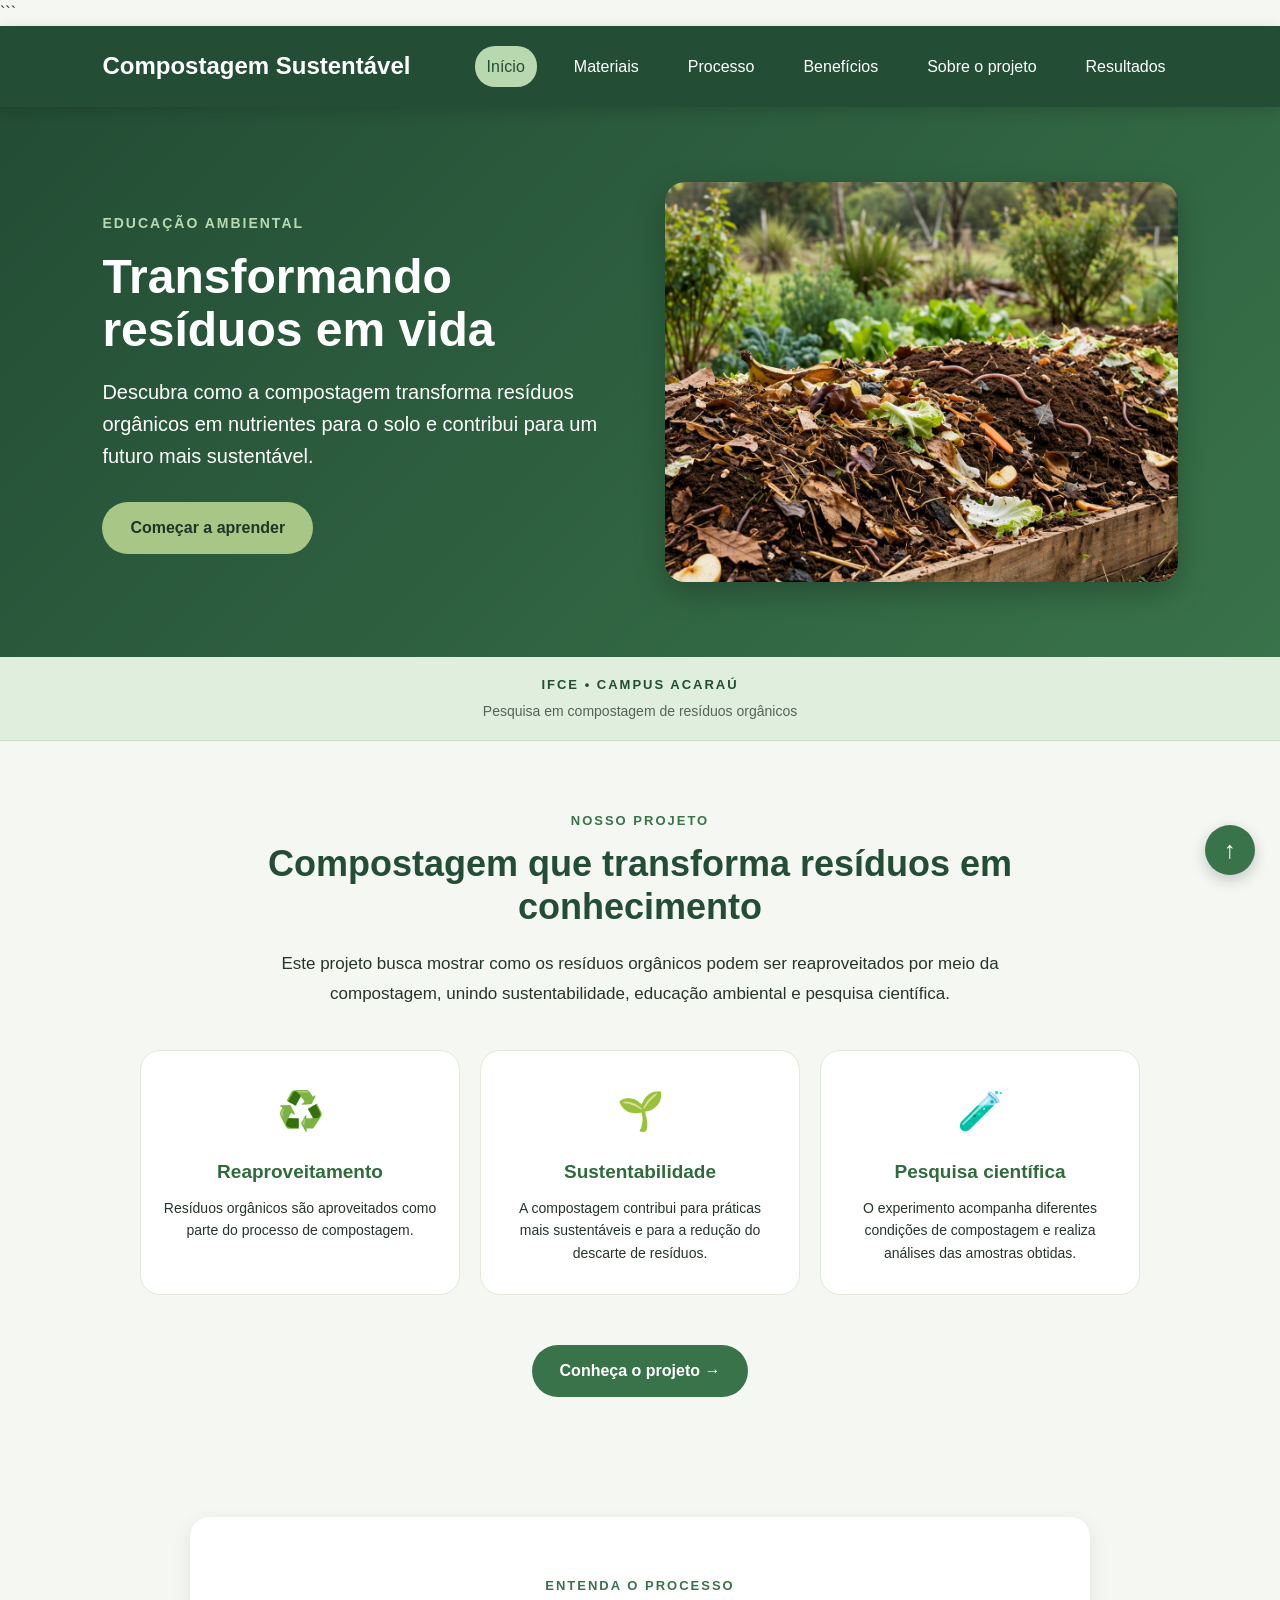
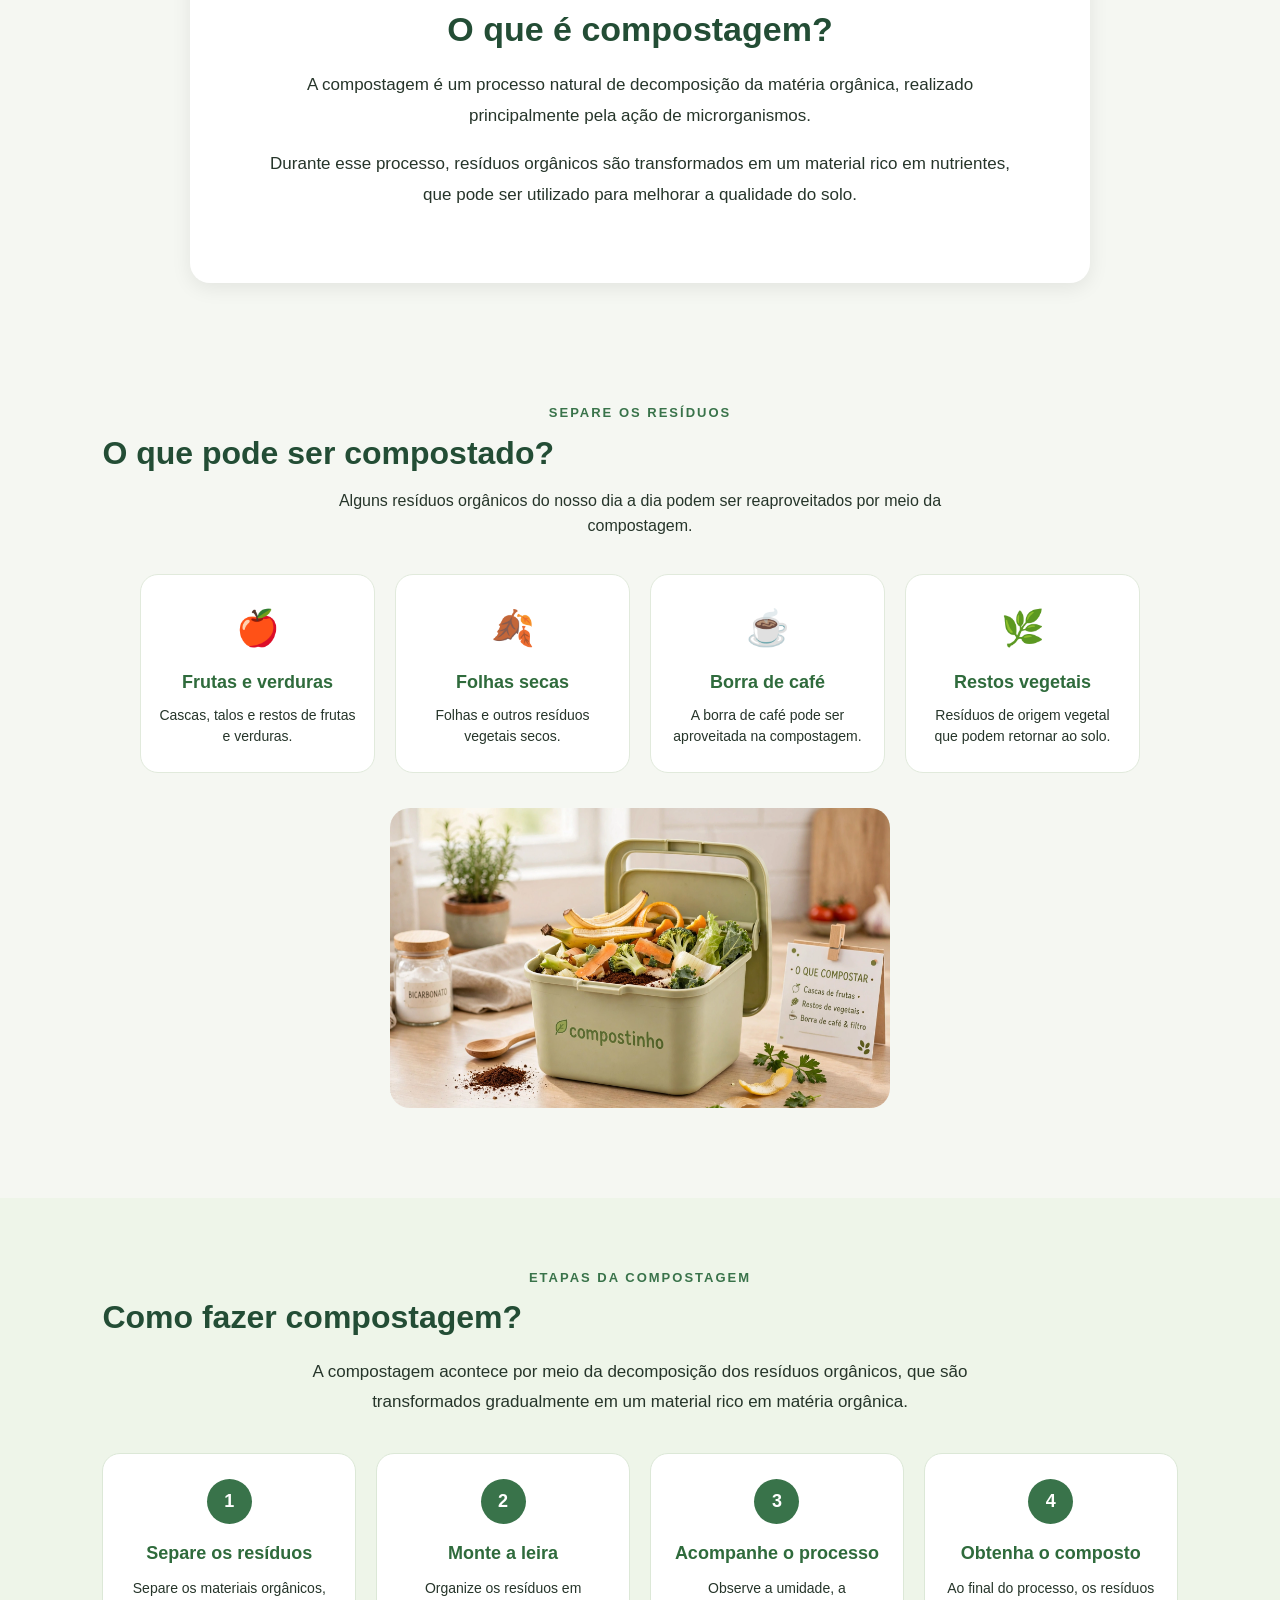
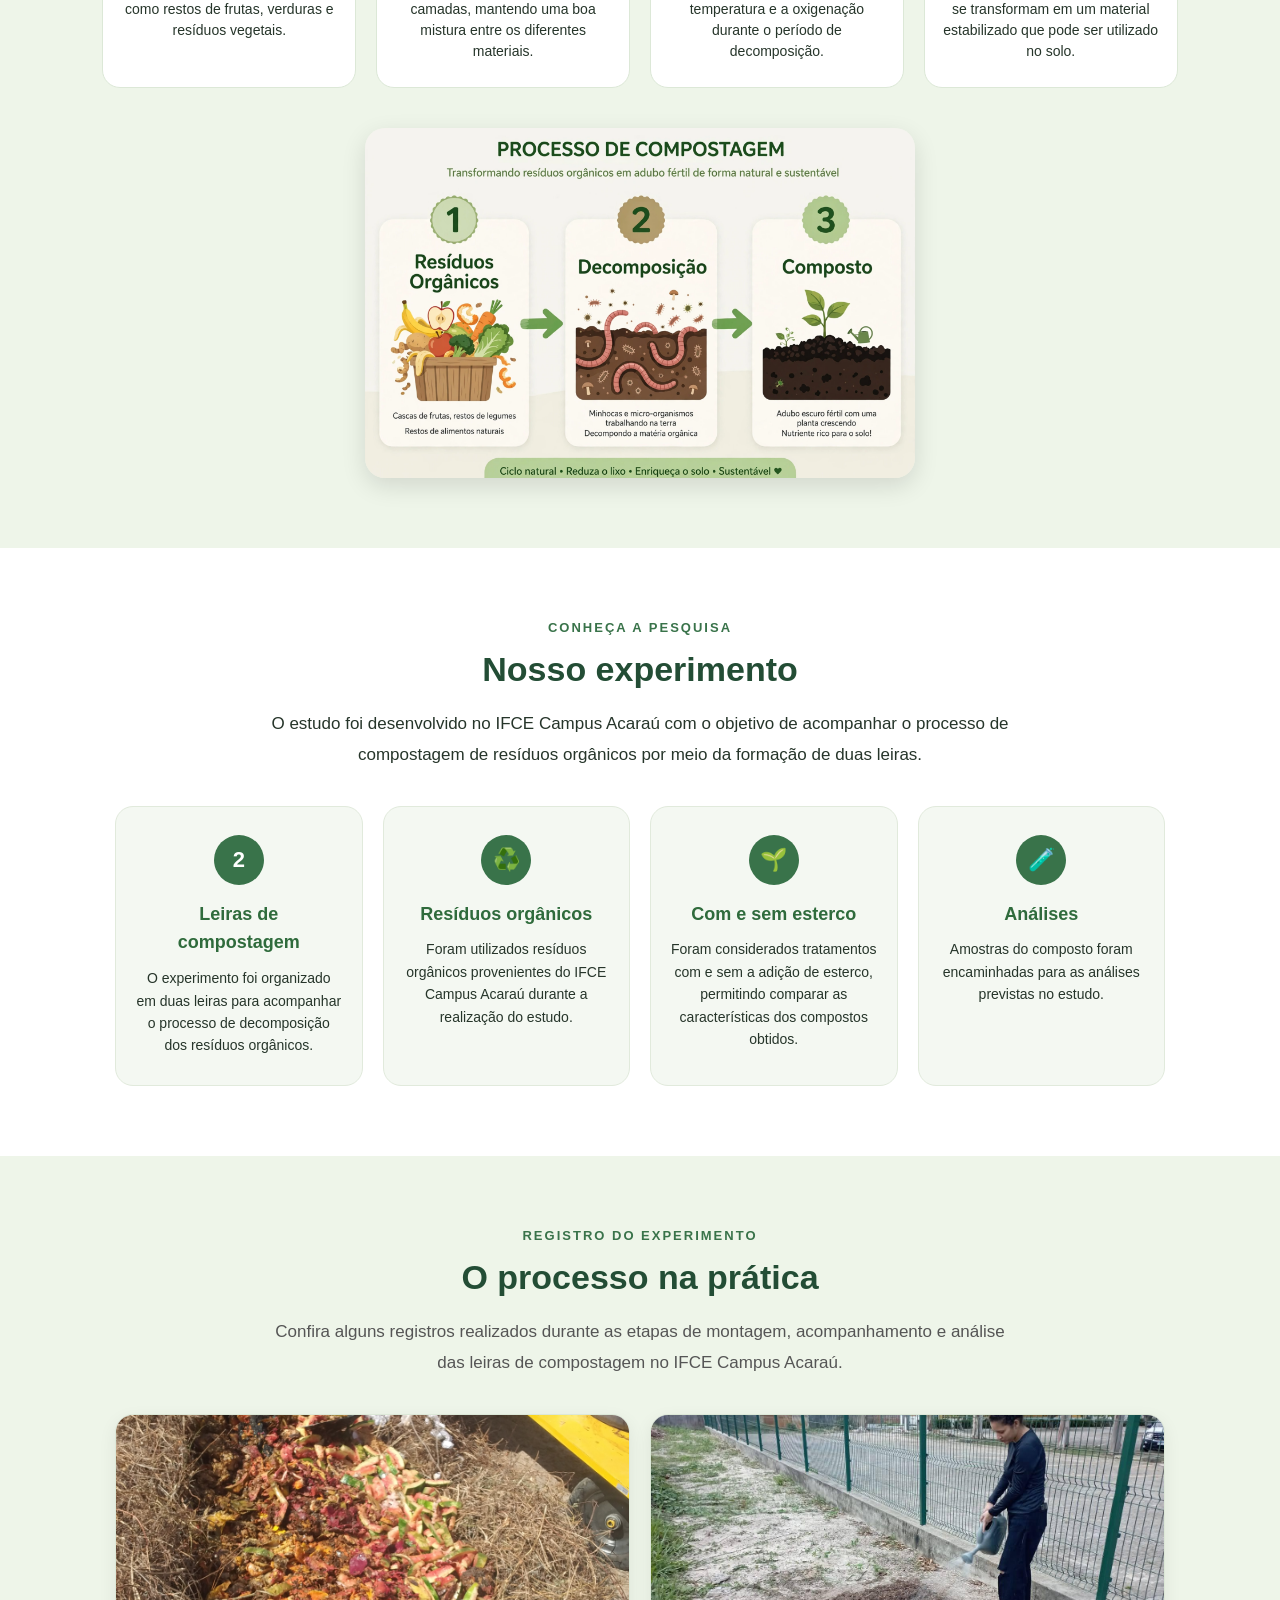
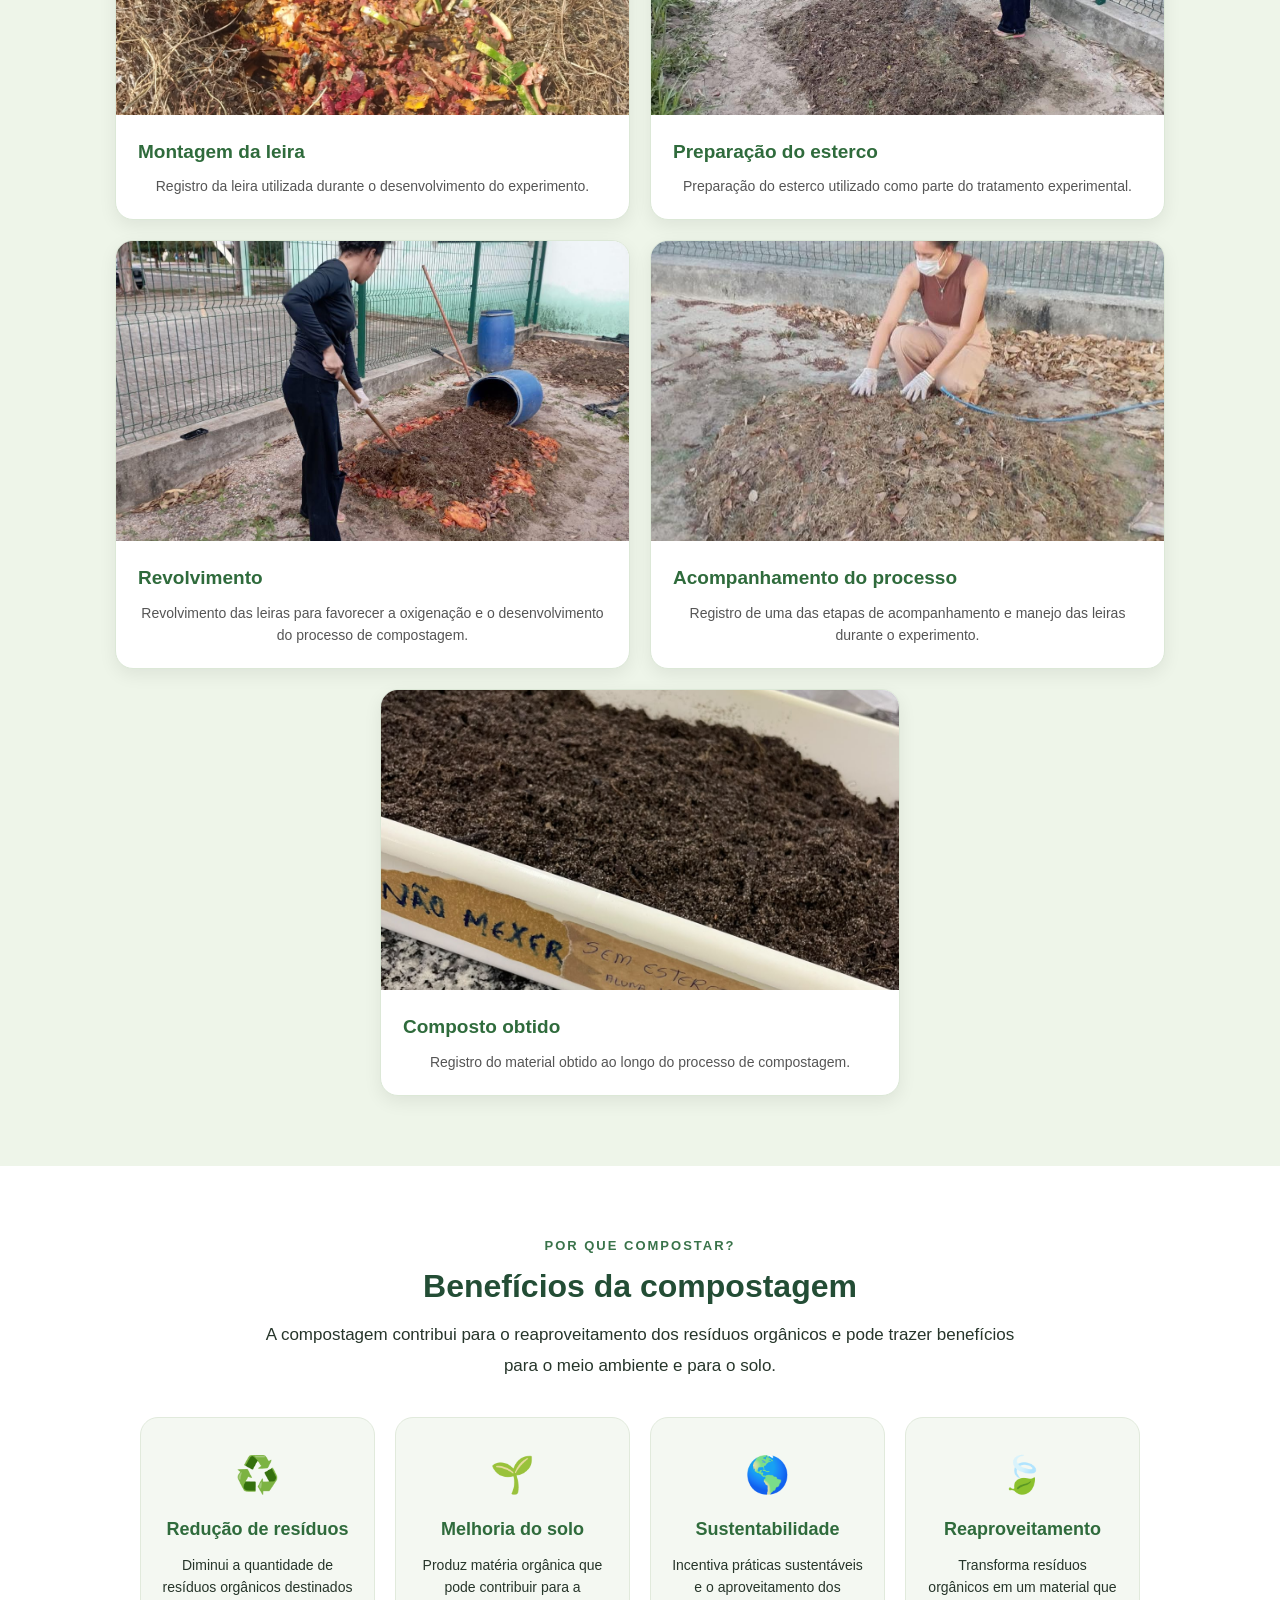
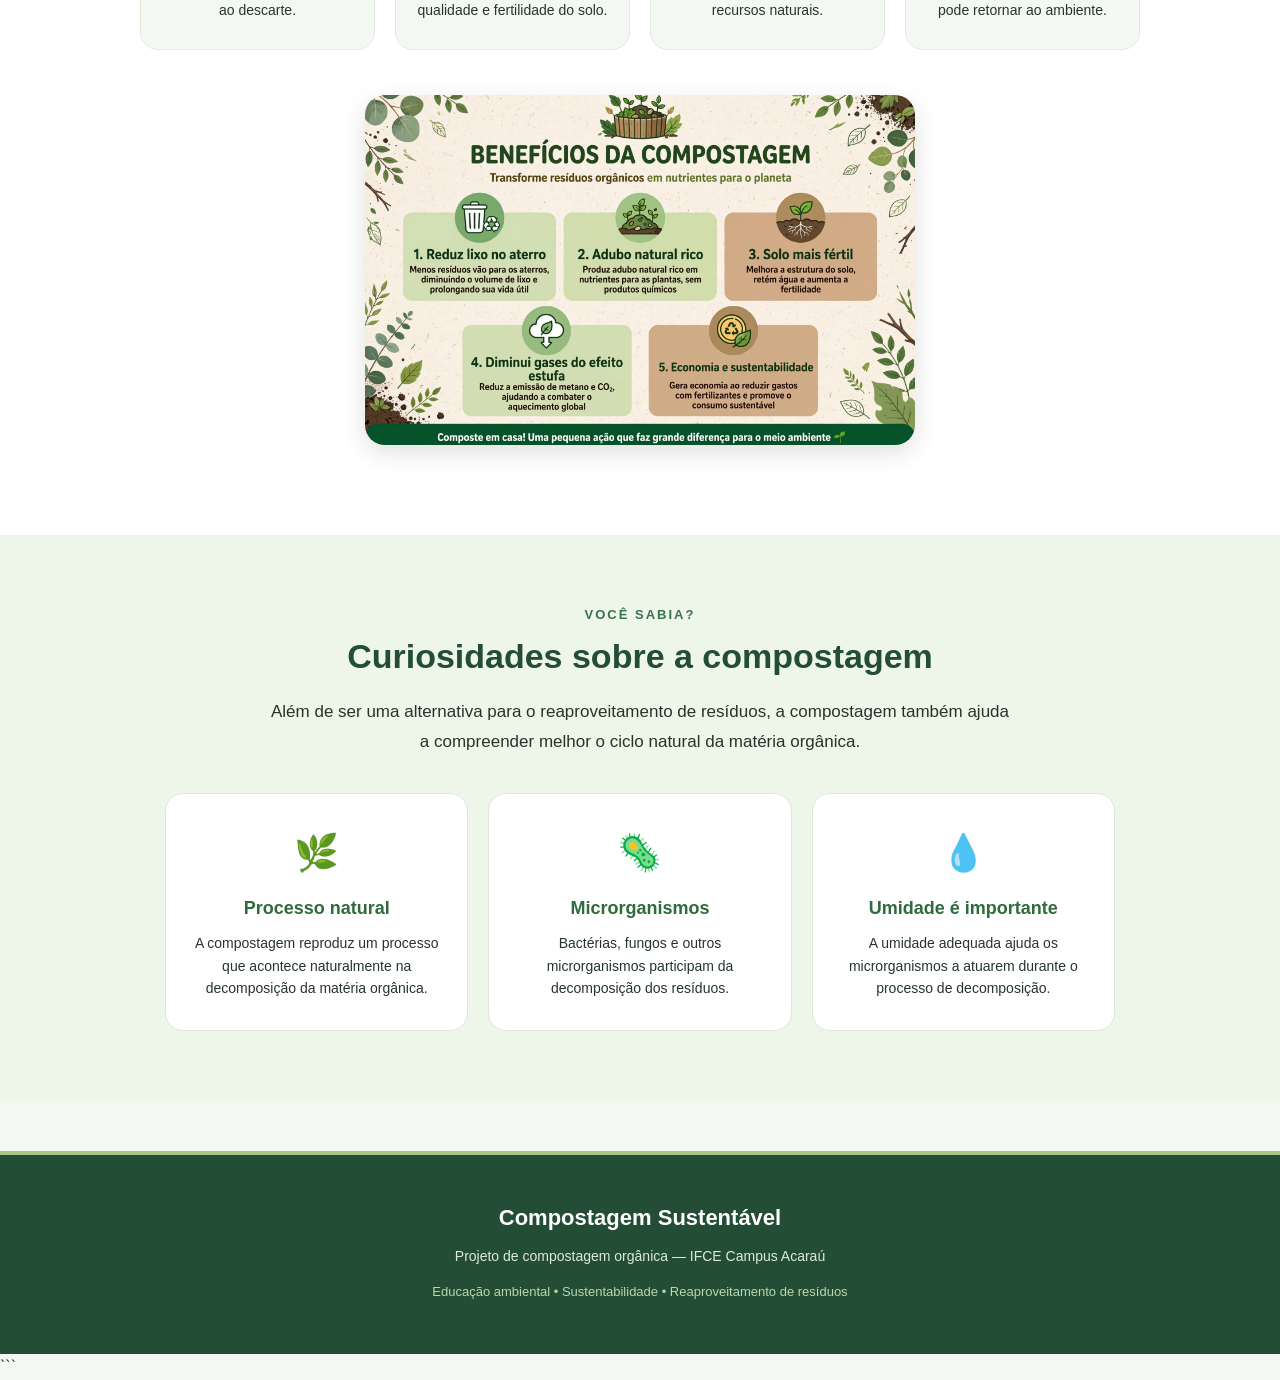
<file: index.html>
<!DOCTYPE html>

<html lang="pt-BR">
<head>
    <meta charset="UTF-8">
    <meta name="viewport" content="width=device-width, initial-scale=1.0">
    <title>Compostagem Sustentável | Transformando resíduos em vida</title>
    <link rel="icon" type="image/png" href="imagens/favicon.png.png">
    <link rel="stylesheet" href="estilo.css">
</head>

<body>

```
<header>
    <h1>Compostagem Sustentável</h1>

    <nav>
        <a href="#inicio" class="ativo">Início</a>
        <a href="#materiais">Materiais</a>
        <a href="#processo">Processo</a>
        <a href="#beneficios">Benefícios</a>
        <a href="Sobre o projeto.html">Sobre o projeto</a>
        <a href="resultados.html">Resultados</a>
    </nav>
</header>

<main>

    <section id="inicio">

        <div class="inicio-texto">

            <span>EDUCAÇÃO AMBIENTAL</span>

            <h2>Transformando resíduos em vida</h2>

            <p>
                Descubra como a compostagem transforma resíduos orgânicos
                em nutrientes para o solo e contribui para um futuro mais sustentável.
            </p>

            <a href="#compostagem" class="botao">
                Começar a aprender
            </a>

        </div>

        <div class="inicio-imagem">
            <img src="imagens/Principal.jpg.jpg" alt="Compostagem orgânica">
        </div>

    </section>


    <div class="faixa-projeto">

        <span>IFCE • CAMPUS ACARAÚ</span>

        <p>
            Pesquisa em compostagem de resíduos orgânicos
        </p>

    </div>


    <section id="destaque-projeto">

        <span class="destaque-label">NOSSO PROJETO</span>

        <h2>Compostagem que transforma resíduos em conhecimento</h2>

        <p>
            Este projeto busca mostrar como os resíduos orgânicos podem ser
            reaproveitados por meio da compostagem, unindo sustentabilidade,
            educação ambiental e pesquisa científica.
        </p>

        <div class="destaque-cards">

            <div class="destaque-card">
                <span>♻️</span>
                <h3>Reaproveitamento</h3>
                <p>
                    Resíduos orgânicos são aproveitados como parte do processo
                    de compostagem.
                </p>
            </div>

            <div class="destaque-card">
                <span>🌱</span>
                <h3>Sustentabilidade</h3>
                <p>
                    A compostagem contribui para práticas mais sustentáveis
                    e para a redução do descarte de resíduos.
                </p>
            </div>

            <div class="destaque-card">
                <span>🧪</span>
                <h3>Pesquisa científica</h3>
                <p>
                    O experimento acompanha diferentes condições de compostagem
                    e realiza análises das amostras obtidas.
                </p>
            </div>

        </div>

        <a href="Sobre o projeto.html" class="botao-destaque">
            Conheça o projeto →
        </a>

    </section>


    <section id="compostagem">

        <div class="compostagem-texto">

            <span>ENTENDA O PROCESSO</span>

            <h2>O que é compostagem?</h2>

            <p>
                A compostagem é um processo natural de decomposição da matéria
                orgânica, realizado principalmente pela ação de microrganismos.
            </p>

            <p>
                Durante esse processo, resíduos orgânicos são transformados
                em um material rico em nutrientes, que pode ser utilizado
                para melhorar a qualidade do solo.
            </p>

        </div>

    </section>


    <section id="materiais">

        <span class="materiais-destaque">SEPARE OS RESÍDUOS</span>

        <h2>O que pode ser compostado?</h2>

        <p>
            Alguns resíduos orgânicos do nosso dia a dia podem ser reaproveitados
            por meio da compostagem.
        </p>

        <div class="materiais-cards">

            <div class="material-card">
                <span>🍎</span>
                <h3>Frutas e verduras</h3>
                <p>Cascas, talos e restos de frutas e verduras.</p>
            </div>

            <div class="material-card">
                <span>🍂</span>
                <h3>Folhas secas</h3>
                <p>Folhas e outros resíduos vegetais secos.</p>
            </div>

            <div class="material-card">
                <span>☕</span>
                <h3>Borra de café</h3>
                <p>A borra de café pode ser aproveitada na compostagem.</p>
            </div>

            <div class="material-card">
                <span>🌿</span>
                <h3>Restos vegetais</h3>
                <p>Resíduos de origem vegetal que podem retornar ao solo.</p>
            </div>

        </div>

        <img src="imagens/segunda.jpg.jpg" alt="Restos de alimentos e cascas para compostagem">

    </section>


    <section id="processo">

        <span class="processo-destaque">ETAPAS DA COMPOSTAGEM</span>

        <h2>Como fazer compostagem?</h2>

        <p>
            A compostagem acontece por meio da decomposição dos resíduos orgânicos,
            que são transformados gradualmente em um material rico em matéria orgânica.
        </p>

        <div class="processo-etapas">

            <div class="processo-card">
                <span>1</span>
                <h3>Separe os resíduos</h3>
                <p>
                    Separe os materiais orgânicos, como restos de frutas,
                    verduras e resíduos vegetais.
                </p>
            </div>

            <div class="processo-card">
                <span>2</span>
                <h3>Monte a leira</h3>
                <p>
                    Organize os resíduos em camadas, mantendo uma boa
                    mistura entre os diferentes materiais.
                </p>
            </div>

            <div class="processo-card">
                <span>3</span>
                <h3>Acompanhe o processo</h3>
                <p>
                    Observe a umidade, a temperatura e a oxigenação durante
                    o período de decomposição.
                </p>
            </div>

            <div class="processo-card">
                <span>4</span>
                <h3>Obtenha o composto</h3>
                <p>
                    Ao final do processo, os resíduos se transformam em
                    um material estabilizado que pode ser utilizado no solo.
                </p>
            </div>

        </div>

        <img src="imagens/processo.jpg.jpg" alt="Processo de compostagem">

    </section>


    <section id="experimento">

        <span class="experimento-destaque">CONHEÇA A PESQUISA</span>

        <h2>Nosso experimento</h2>

        <p>
            O estudo foi desenvolvido no IFCE Campus Acaraú com o objetivo de
            acompanhar o processo de compostagem de resíduos orgânicos por meio
            da formação de duas leiras.
        </p>

        <div class="experimento-cards">

            <div class="experimento-card">
                <span>2</span>
                <h3>Leiras de compostagem</h3>
                <p>
                    O experimento foi organizado em duas leiras para acompanhar
                    o processo de decomposição dos resíduos orgânicos.
                </p>
            </div>

            <div class="experimento-card">
                <span>♻️</span>
                <h3>Resíduos orgânicos</h3>
                <p>
                    Foram utilizados resíduos orgânicos provenientes do IFCE
                    Campus Acaraú durante a realização do estudo.
                </p>
            </div>

            <div class="experimento-card">
                <span>🌱</span>
                <h3>Com e sem esterco</h3>
                <p>
                    Foram considerados tratamentos com e sem a adição de esterco,
                    permitindo comparar as características dos compostos obtidos.
                </p>
            </div>

            <div class="experimento-card">
                <span>🧪</span>
                <h3>Análises</h3>
                <p>
                    Amostras do composto foram encaminhadas para as análises
                    previstas no estudo.
                </p>
            </div>

        </div>

    </section>


    <!-- REGISTRO REAL DO PROCESSO -->

    <section id="registro-processo">

        <span class="registro-destaque">REGISTRO DO EXPERIMENTO</span>

        <h2>O processo na prática</h2>

        <p>
            Confira alguns registros realizados durante as etapas de montagem,
            acompanhamento e análise das leiras de compostagem no IFCE Campus Acaraú.
        </p>

        <div class="registro-grid">

            <div class="registro-card">
                <img src="imagens/alimentos.jpg" alt="Leira de compostagem">
                <div>
                    <h3>Montagem da leira</h3>
                    <p>
                        Registro da leira utilizada durante o desenvolvimento
                        do experimento.
                    </p>
                </div>
            </div>

            <div class="registro-card">
                <img src="imagens/leira,Um.jpeg" alt="Manutenção da leira de compostagem">
                <div>
                    <h3>Preparação do esterco</h3>
                    <p>
                        Preparação do esterco utilizado como parte do tratamento
                        experimental.
                    </p>
                </div>
            </div>

            <div class="registro-card">
                <img src="imagens/revolvendo.jpeg" alt="Revolvimento da leira">
                <div>
                    <h3>Revolvimento</h3>
                    <p>
                        Revolvimento das leiras para favorecer a oxigenação
                        e o desenvolvimento do processo de compostagem.
                    </p>
                </div>
            </div>

            <div class="registro-card">
                <img src="imagens/revolvendo 1.jpeg" alt="Acompanhamento da leira">
                <div>
                    <h3>Acompanhamento do processo</h3>
                    <p>
                        Registro de uma das etapas de acompanhamento e manejo
                        das leiras durante o experimento.
                    </p>
                </div>
            </div>

            <div class="registro-card">
                <img src="imagens/composto.jpg.jpeg" alt="Composto orgânico">
                <div>
                    <h3>Composto obtido</h3>
                    <p>
                        Registro do material obtido ao longo do processo
                        de compostagem.
                    </p>
                </div>
            </div>

        </div>

    </section>


    <section id="beneficios">

        <span class="beneficios-destaque">POR QUE COMPOSTAR?</span>

        <h2>Benefícios da compostagem</h2>

        <p>
            A compostagem contribui para o reaproveitamento dos resíduos orgânicos
            e pode trazer benefícios para o meio ambiente e para o solo.
        </p>

        <div class="beneficios-cards">

            <div class="beneficio-card">
                <span>♻️</span>
                <h3>Redução de resíduos</h3>
                <p>
                    Diminui a quantidade de resíduos orgânicos destinados
                    ao descarte.
                </p>
            </div>

            <div class="beneficio-card">
                <span>🌱</span>
                <h3>Melhoria do solo</h3>
                <p>
                    Produz matéria orgânica que pode contribuir para
                    a qualidade e fertilidade do solo.
                </p>
            </div>

            <div class="beneficio-card">
                <span>🌎</span>
                <h3>Sustentabilidade</h3>
                <p>
                    Incentiva práticas sustentáveis e o aproveitamento
                    dos recursos naturais.
                </p>
            </div>

            <div class="beneficio-card">
                <span>🍃</span>
                <h3>Reaproveitamento</h3>
                <p>
                    Transforma resíduos orgânicos em um material que
                    pode retornar ao ambiente.
                </p>
            </div>

        </div>

        <img src="imagens/beneficios.png.jpg" alt="Benefícios da compostagem">

    </section>


    <section id="curiosidades">

        <span class="curiosidades-destaque">VOCÊ SABIA?</span>

        <h2>Curiosidades sobre a compostagem</h2>

        <p>
            Além de ser uma alternativa para o reaproveitamento de resíduos,
            a compostagem também ajuda a compreender melhor o ciclo natural
            da matéria orgânica.
        </p>

        <div class="curiosidades-cards">

            <div class="curiosidade-card">
                <span>🌿</span>
                <h3>Processo natural</h3>
                <p>
                    A compostagem reproduz um processo que acontece naturalmente
                    na decomposição da matéria orgânica.
                </p>
            </div>

            <div class="curiosidade-card">
                <span>🦠</span>
                <h3>Microrganismos</h3>
                <p>
                    Bactérias, fungos e outros microrganismos participam da
                    decomposição dos resíduos.
                </p>
            </div>

            <div class="curiosidade-card">
                <span>💧</span>
                <h3>Umidade é importante</h3>
                <p>
                    A umidade adequada ajuda os microrganismos a atuarem
                    durante o processo de decomposição.
                </p>
            </div>

        </div>

    </section>

</main>


<button id="voltarTopo" title="Voltar ao topo">↑</button>


<footer>

    <h3>Compostagem Sustentável</h3>

    <p>
        Projeto de compostagem orgânica — IFCE Campus Acaraú
    </p>

    <p>
        Educação ambiental • Sustentabilidade • Reaproveitamento de resíduos
    </p>

</footer>


<script src="script.js"></script>
```

</body>
</html>
</file>
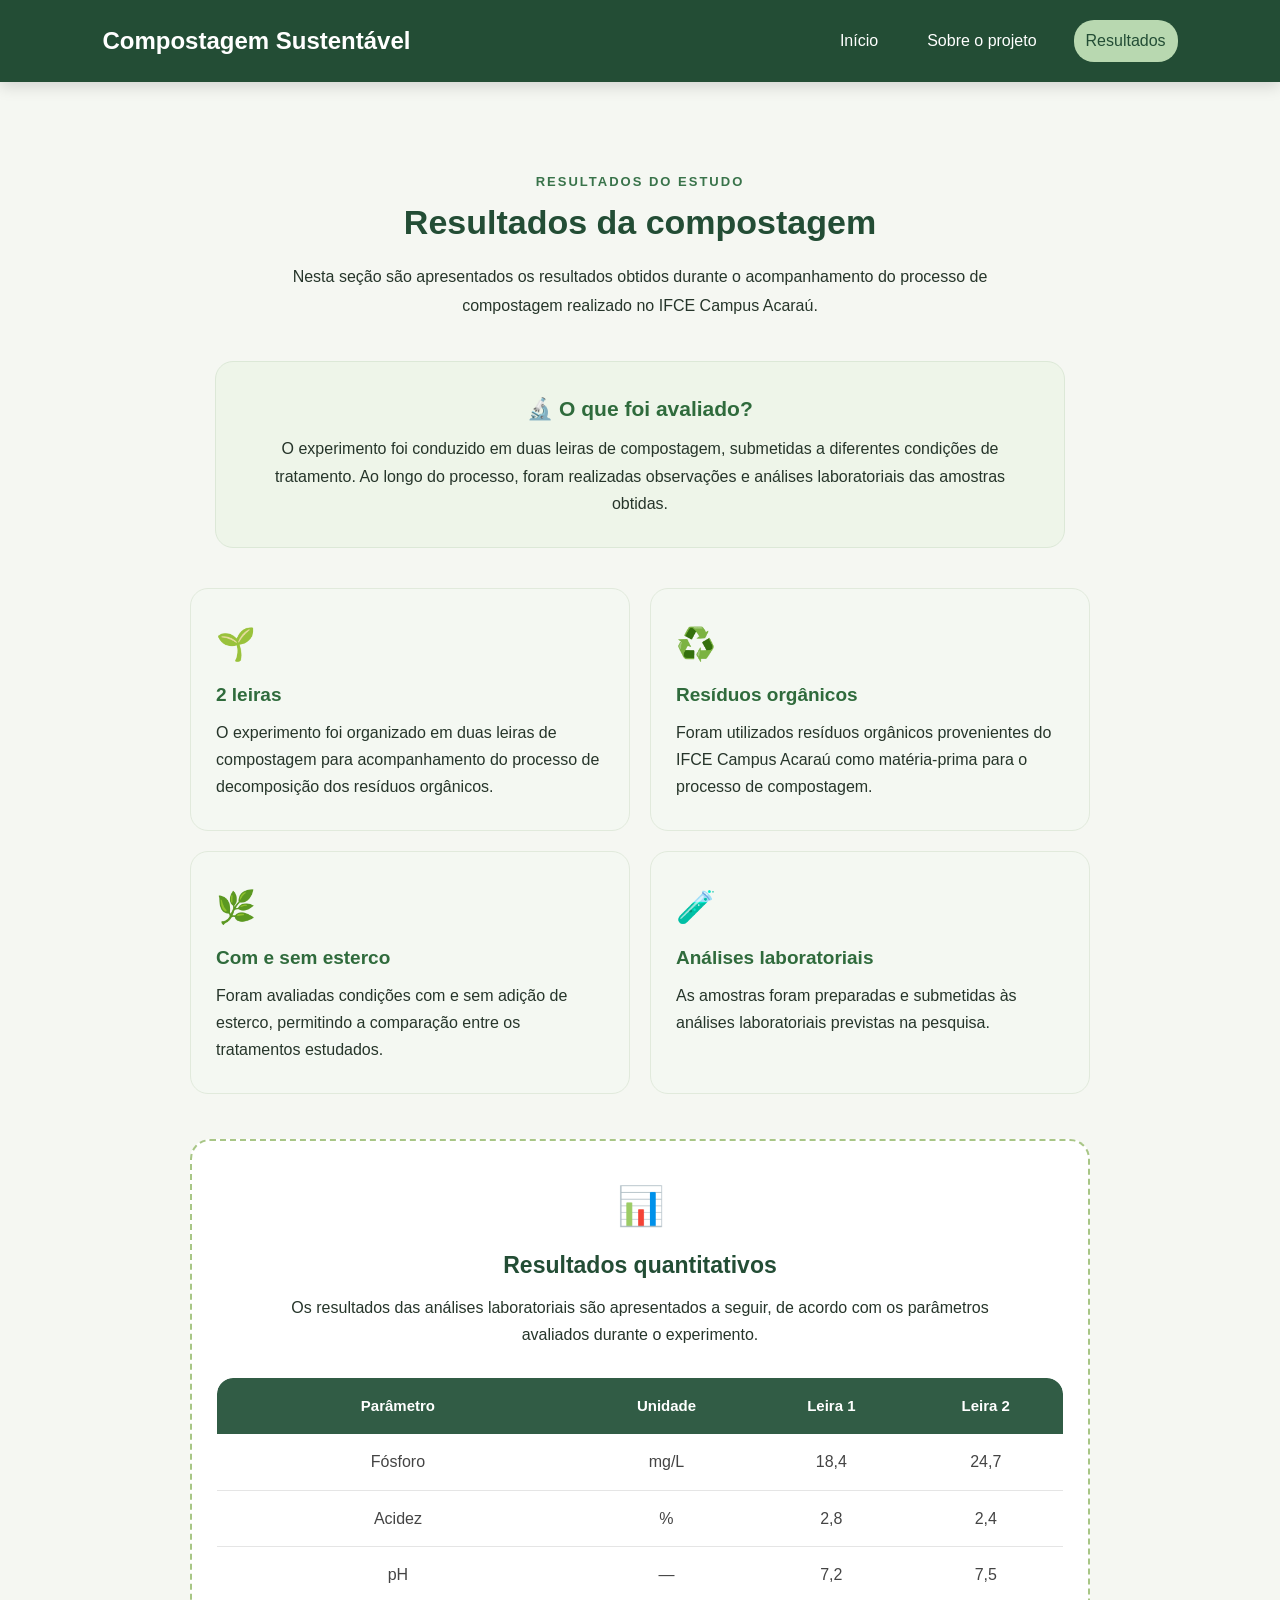
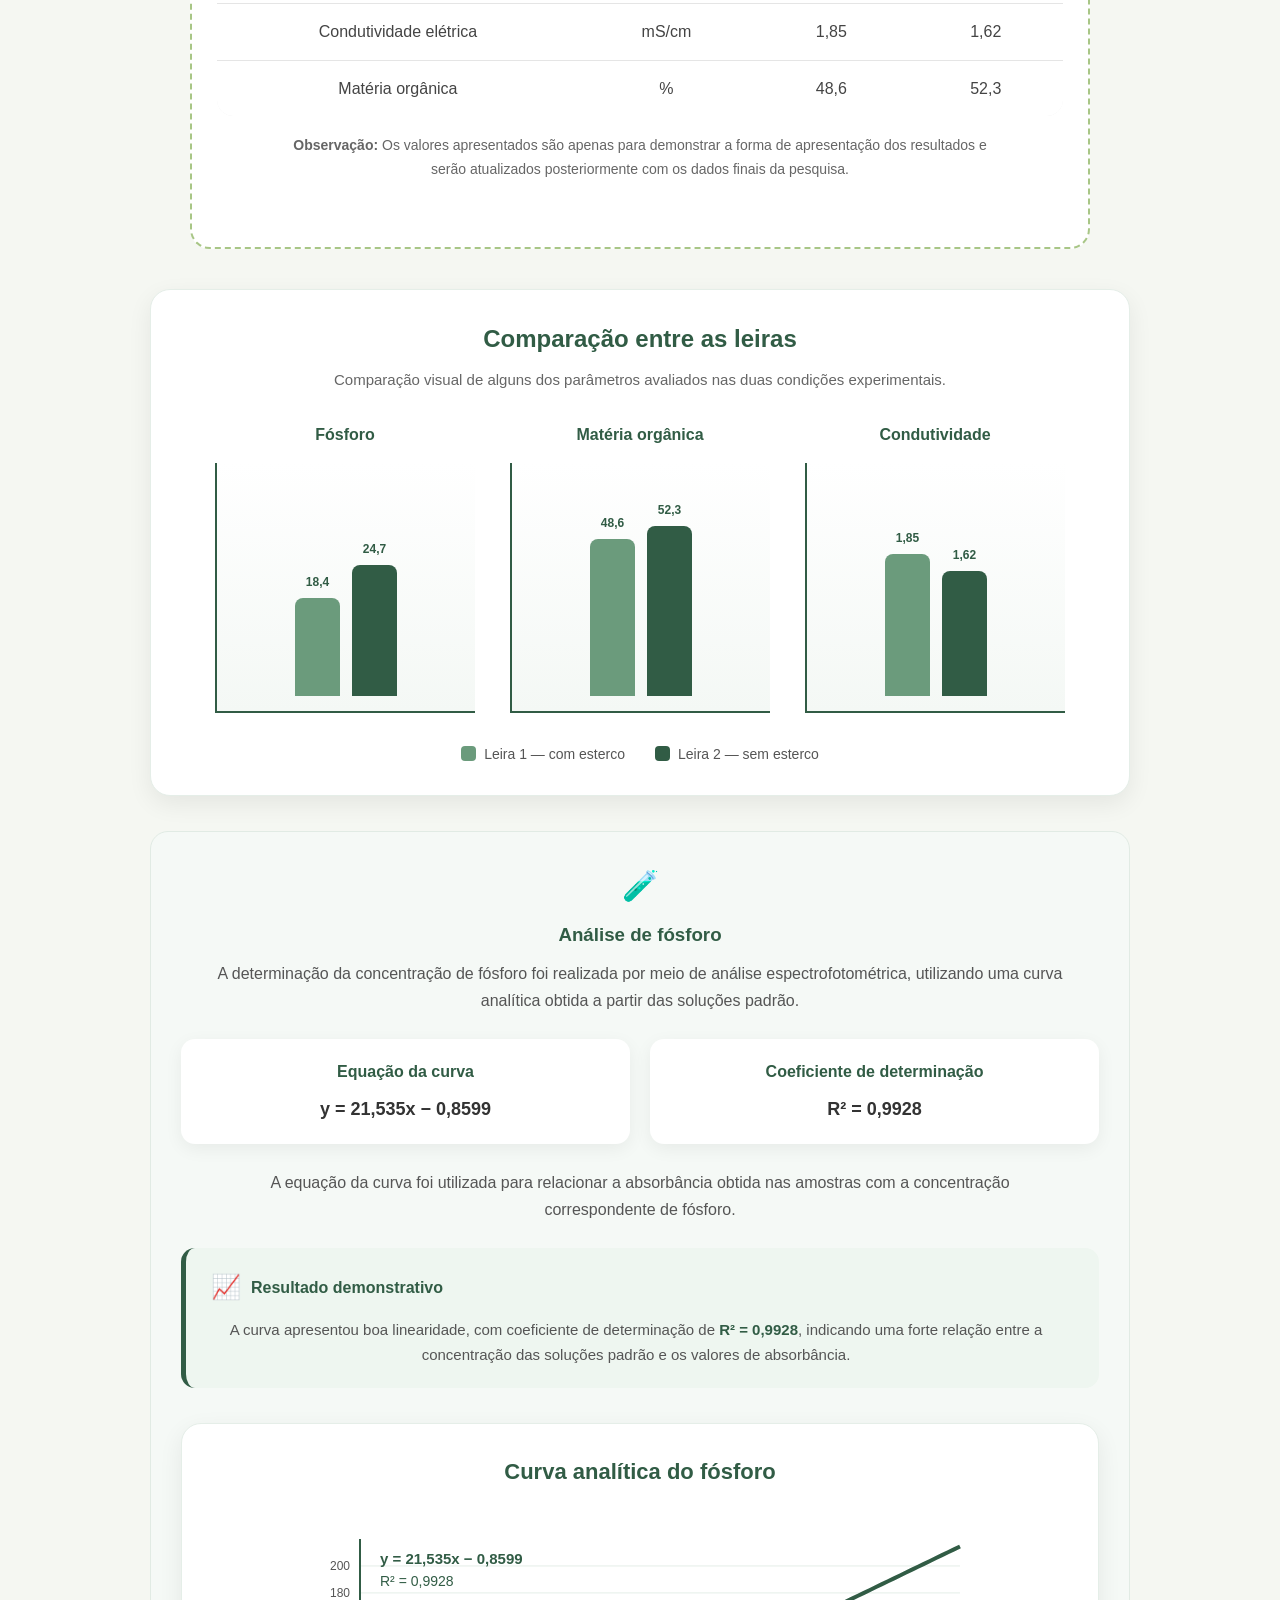
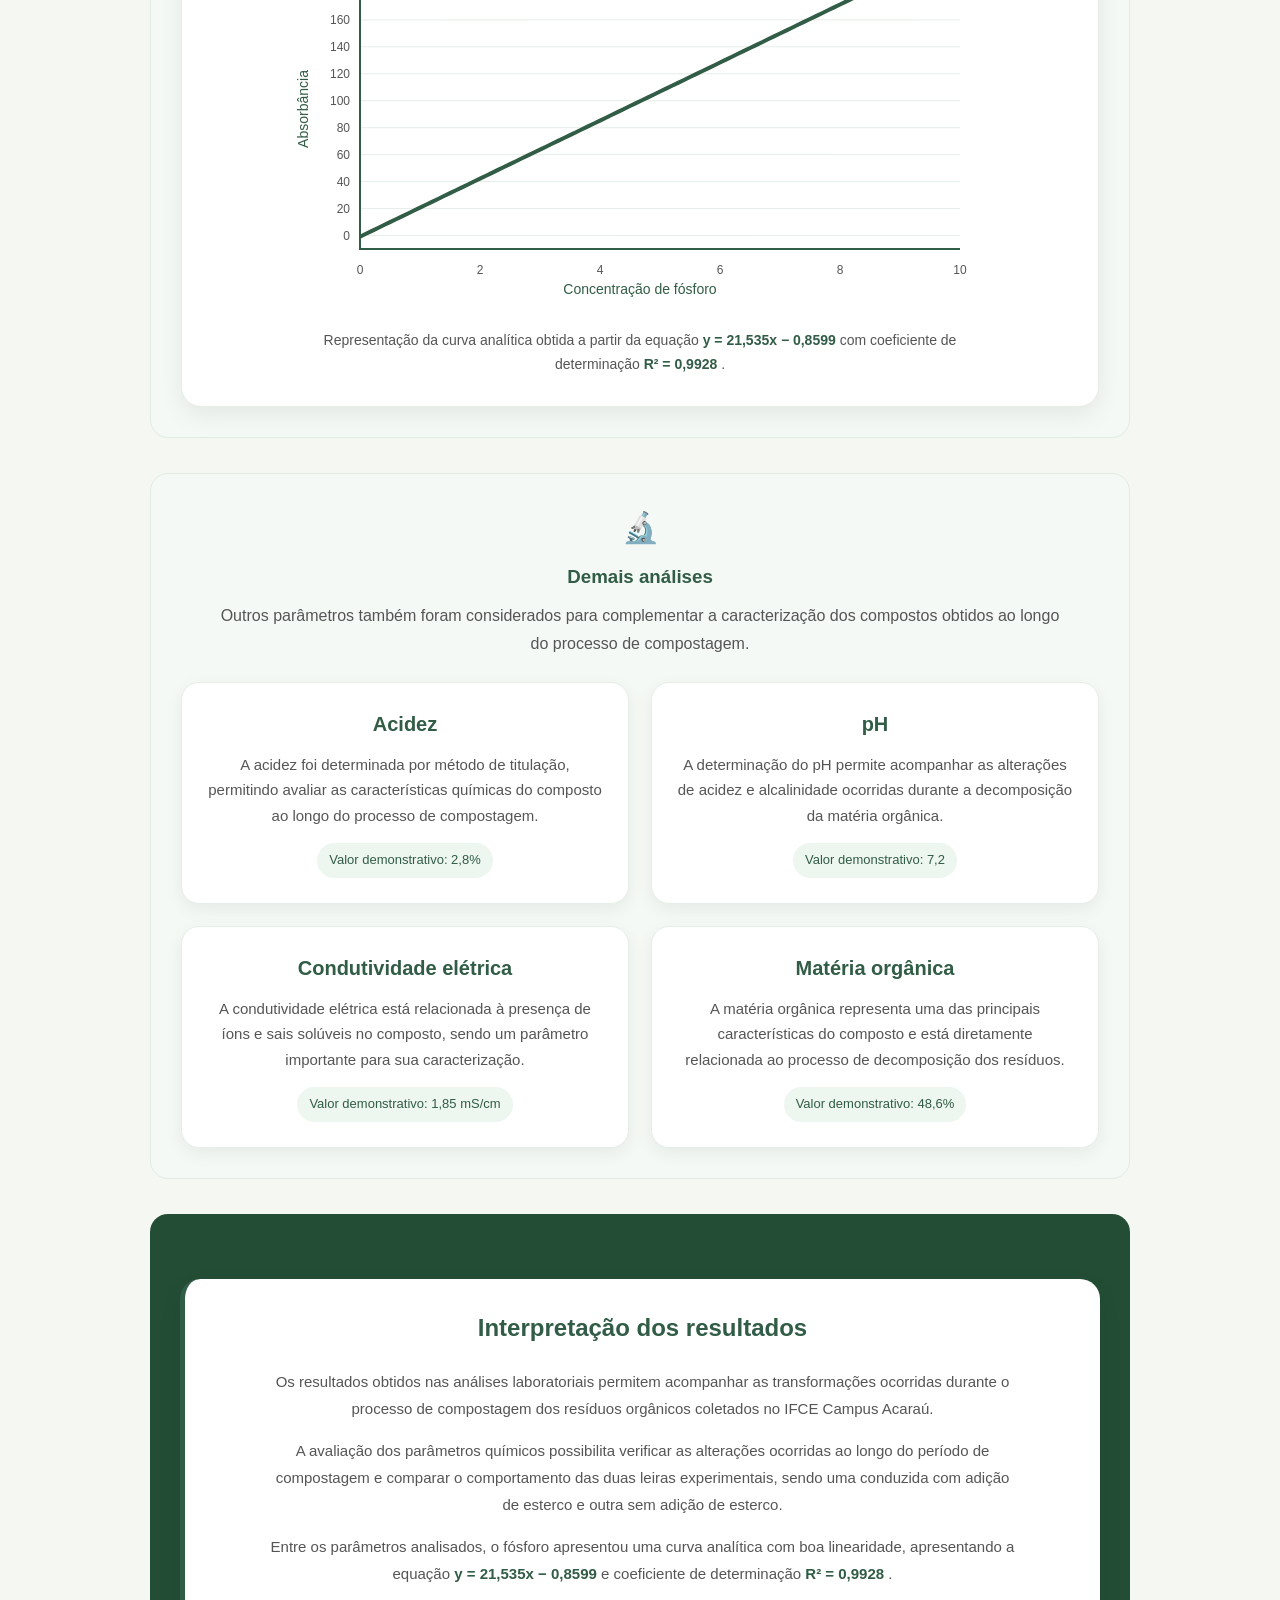
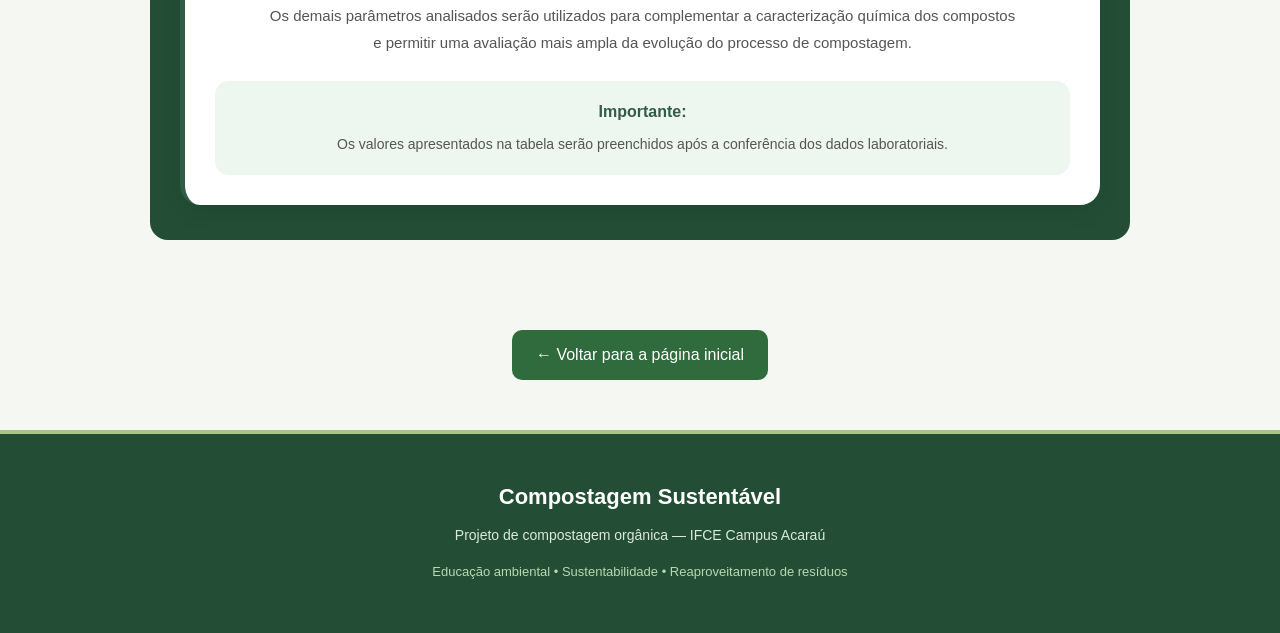
<file: resultados.html>
<!DOCTYPE html>
<html lang="pt-BR">

<head>
    <meta charset="UTF-8">
    <meta name="viewport" content="width=device-width, initial-scale=1.0">

    <title>Resultados - Compostagem Sustentável</title>

    <link rel="icon" type="image/png" href="imagens/favicon.png.png">
    <link rel="stylesheet" href="estilo.css">
</head>

<body>

    <!-- CABEÇALHO -->

    <header>

        <h1>Compostagem Sustentável</h1>

        <nav>
            <a href="index.html">Início</a>
            <a href="Sobre o projeto.html">Sobre o projeto</a>
            <a href="resultados.html" class="ativo">Resultados</a>
        </nav>

    </header>


    <main>

        <section class="resultados">

            <span class="materiais-destaque">
                RESULTADOS DO ESTUDO
            </span>

            <h2>Resultados da compostagem</h2>

            <p>
                Nesta seção são apresentados os resultados obtidos durante o
                acompanhamento do processo de compostagem realizado no
                IFCE Campus Acaraú.
            </p>


            <!-- INTRODUÇÃO -->

            <div class="resultado-introducao">

                <h3>🔬 O que foi avaliado?</h3>

                <p>
                    O experimento foi conduzido em duas leiras de compostagem,
                    submetidas a diferentes condições de tratamento. Ao longo
                    do processo, foram realizadas observações e análises
                    laboratoriais das amostras obtidas.
                </p>

            </div>


            <!-- CARDS DO EXPERIMENTO -->

            <div class="resultados-grid">

                <div class="resultado-card">

                    <span>🌱</span>

                    <h3>2 leiras</h3>

                    <p>
                        O experimento foi organizado em duas leiras de
                        compostagem para acompanhamento do processo de
                        decomposição dos resíduos orgânicos.
                    </p>

                </div>


                <div class="resultado-card">

                    <span>♻️</span>

                    <h3>Resíduos orgânicos</h3>

                    <p>
                        Foram utilizados resíduos orgânicos provenientes
                        do IFCE Campus Acaraú como matéria-prima para
                        o processo de compostagem.
                    </p>

                </div>


                <div class="resultado-card">

                    <span>🌿</span>

                    <h3>Com e sem esterco</h3>

                    <p>
                        Foram avaliadas condições com e sem adição de
                        esterco, permitindo a comparação entre os
                        tratamentos estudados.
                    </p>

                </div>


                <div class="resultado-card">

                    <span>🧪</span>

                    <h3>Análises laboratoriais</h3>

                    <p>
                        As amostras foram preparadas e submetidas às
                        análises laboratoriais previstas na pesquisa.
                    </p>

                </div>

            </div>


            <!-- RESULTADOS QUANTITATIVOS -->

            <div class="resultado-dados">

                <span>📊</span>

                <h3>Resultados quantitativos</h3>

                <p>
                    Os resultados das análises laboratoriais são apresentados
                    a seguir, de acordo com os parâmetros avaliados durante
                    o experimento.
                </p>


                <!-- TABELA -->

                <div class="tabela-container">

                    <table>

                        <thead>

                            <tr>
                                <th>Parâmetro</th>
                                <th>Unidade</th>
                                <th>Leira 1</th>
                                <th>Leira 2</th>
                            </tr>

                        </thead>


                        <tbody>

    <tr>
        <td>Fósforo</td>
        <td>mg/L</td>
        <td>18,4</td>
        <td>24,7</td>
    </tr>

    <tr>
        <td>Acidez</td>
        <td>%</td>
        <td>2,8</td>
        <td>2,4</td>
    </tr>

    <tr>
        <td>pH</td>
        <td>—</td>
        <td>7,2</td>
        <td>7,5</td>
    </tr>

    <tr>
        <td>Condutividade elétrica</td>
        <td>mS/cm</td>
        <td>1,85</td>
        <td>1,62</td>
    </tr>

    <tr>
        <td>Matéria orgânica</td>
        <td>%</td>
        <td>48,6</td>
        <td>52,3</td>
    </tr>

</tbody>
                    </table>

                </div>


                <p class="observacao-dados">

    <strong>Observação:</strong>

    Os valores apresentados são apenas para demonstrar a forma de 
    apresentação dos resultados e serão atualizados posteriormente com
    os dados finais da pesquisa.

</p>

            </div>

            <!-- GRÁFICO COMPARATIVO -->

<div class="grafico-comparativo">

    <h3>Comparação entre as leiras</h3>

    <p>
        Comparação visual de alguns dos parâmetros avaliados
        nas duas condições experimentais.
    </p>

    <div class="grafico-barras">

        <div class="barra-grupo">

            <span class="barra-titulo">Fósforo</span>

            <div class="barra-area">

                <div class="barra leira1" style="height: 45%;">
                    <span>18,4</span>
                </div>

                <div class="barra leira2" style="height: 60%;">
                    <span>24,7</span>
                </div>

            </div>

        </div>


        <div class="barra-grupo">

            <span class="barra-titulo">Matéria orgânica</span>

            <div class="barra-area">

                <div class="barra leira1" style="height: 72%;">
                    <span>48,6</span>
                </div>

                <div class="barra leira2" style="height: 78%;">
                    <span>52,3</span>
                </div>

            </div>

        </div>


        <div class="barra-grupo">

            <span class="barra-titulo">Condutividade</span>

            <div class="barra-area">

                <div class="barra leira1" style="height: 65%;">
                    <span>1,85</span>
                </div>

                <div class="barra leira2" style="height: 57%;">
                    <span>1,62</span>
                </div>

            </div>

        </div>

    </div>


    <div class="legenda-grafico">

        <span>
            <i class="legenda-leira1"></i>
            Leira 1 — com esterco
        </span>

        <span>
            <i class="legenda-leira2"></i>
            Leira 2 — sem esterco
        </span>

    </div>

</div>

            <!-- ANÁLISE DE FÓSFORO -->

            <div class="resultado-analise">

                <span>🧪</span>

                <h3>Análise de fósforo</h3>

                <p>
                    A determinação da concentração de fósforo foi realizada
                    por meio de análise espectrofotométrica, utilizando uma
                    curva analítica obtida a partir das soluções padrão.
                </p>


                <!-- INFORMAÇÕES DA CURVA -->

                <div class="curva-info">

                    <div>

                        <strong>Equação da curva</strong>

                        <span>
                            y = 21,535x − 0,8599
                        </span>

                    </div>


                    <div>

                        <strong>Coeficiente de determinação</strong>

                        <span>
                            R² = 0,9928
                        </span>

                    </div>

                </div>


                <p>
                    A equação da curva foi utilizada para relacionar a
                    absorbância obtida nas amostras com a concentração
                    correspondente de fósforo.
                </p>

                <div class="resultado-fosforo-destaque">

    <div>
        <span>📈</span>
        <strong>Resultado demonstrativo</strong>
    </div>

    <p>
        A curva apresentou boa linearidade, com coeficiente de
        determinação de <strong>R² = 0,9928</strong>, indicando
        uma forte relação entre a concentração das soluções
        padrão e os valores de absorbância.
    </p>

</div>


                <!-- GRÁFICO -->

                <div class="grafico-fosforo">

                    <h4>Curva analítica do fósforo</h4>

                    <div class="grafico-container">

                        <canvas id="graficoFosforo"></canvas>

                    </div>


                    <p class="grafico-legenda">

                        Representação da curva analítica obtida a partir
                        da equação

                        <strong>
                            y = 21,535x − 0,8599
                        </strong>

                        com coeficiente de determinação

                        <strong>
                            R² = 0,9928
                        </strong>.

                    </p>

                </div>

            </div>


            <!-- DEMAIS ANÁLISES -->

            <div class="resultado-analise">

                <span>🔬</span>

                <h3>Demais análises</h3>

                <p>
                    Outros parâmetros também foram considerados para
                    complementar a caracterização dos compostos obtidos
                    ao longo do processo de compostagem.
                </p>


                <div class="analises-grid">


                    <!-- ACIDEZ -->

                    <div class="analise-card">

                        <h4>Acidez</h4>

                        <p>
                            A acidez foi determinada por método de titulação,
                            permitindo avaliar as características químicas
                            do composto ao longo do processo de compostagem.
                        </p>

                        <span>
                            Valor demonstrativo: 2,8%
                        </span>

                    </div>


                    <!-- pH -->

                    <div class="analise-card">

                        <h4>pH</h4>

                        <p>
                            A determinação do pH permite acompanhar as
                            alterações de acidez e alcalinidade ocorridas
                            durante a decomposição da matéria orgânica.
                        </p>

                        <span>
                           Valor demonstrativo: 7,2
                        </span>

                    </div>


                    <!-- CONDUTIVIDADE -->

                    <div class="analise-card">

                        <h4>Condutividade elétrica</h4>

                        <p>
                            A condutividade elétrica está relacionada à
                            presença de íons e sais solúveis no composto,
                            sendo um parâmetro importante para sua
                            caracterização.
                        </p>

                        <span>
                           Valor demonstrativo: 1,85 mS/cm
                        </span>

                    </div>


                    <!-- MATÉRIA ORGÂNICA -->

                    <div class="analise-card">

                        <h4>Matéria orgânica</h4>

                        <p>
                            A matéria orgânica representa uma das principais
                            características do composto e está diretamente
                            relacionada ao processo de decomposição dos
                            resíduos.
                        </p>

                        <span>
                            Valor demonstrativo: 48,6%
                        </span>

                    </div>


                </div>

            </div>


            <!-- INTERPRETAÇÃO -->

            <div class="resultado-final">

                <div class="interpretacao-resultados">

                    <h3>Interpretação dos resultados</h3>


                    <p>
                        Os resultados obtidos nas análises laboratoriais
                        permitem acompanhar as transformações ocorridas
                        durante o processo de compostagem dos resíduos
                        orgânicos coletados no IFCE Campus Acaraú.
                    </p>


                    <p>
                        A avaliação dos parâmetros químicos possibilita
                        verificar as alterações ocorridas ao longo do
                        período de compostagem e comparar o comportamento
                        das duas leiras experimentais, sendo uma conduzida
                        com adição de esterco e outra sem adição de esterco.
                    </p>


                    <p>
                        Entre os parâmetros analisados, o fósforo apresentou
                        uma curva analítica com boa linearidade, apresentando
                        a equação

                        <strong>
                            y = 21,535x − 0,8599
                        </strong>

                        e coeficiente de determinação

                        <strong>
                            R² = 0,9928
                        </strong>.
                    </p>


                    <p>
                        Os demais parâmetros analisados serão utilizados
                        para complementar a caracterização química dos
                        compostos e permitir uma avaliação mais ampla da
                        evolução do processo de compostagem.
                    </p>


                    <!-- AVISO -->

                    <div class="destaque-interpretacao">

                        <strong>Importante:</strong>

                        <p>
                            Os valores apresentados na tabela serão
                            preenchidos após a conferência dos dados
                            laboratoriais.
                        </p>

                    </div>

                </div>

            </div>

        </section>


        <!-- BOTÃO VOLTAR -->

        <a href="index.html" class="botao-voltar">

            ← Voltar para a página inicial

        </a>

    </main>


    <!-- RODAPÉ -->

    <footer>

        <h3>Compostagem Sustentável</h3>

        <p>
            Projeto de compostagem orgânica — IFCE Campus Acaraú
        </p>

        <p>
            Educação ambiental • Sustentabilidade • Reaproveitamento de resíduos
        </p>

    </footer>


    <!-- SCRIPT DO SITE -->

    <script src="script.js"></script>

</body>

</html>
</file>
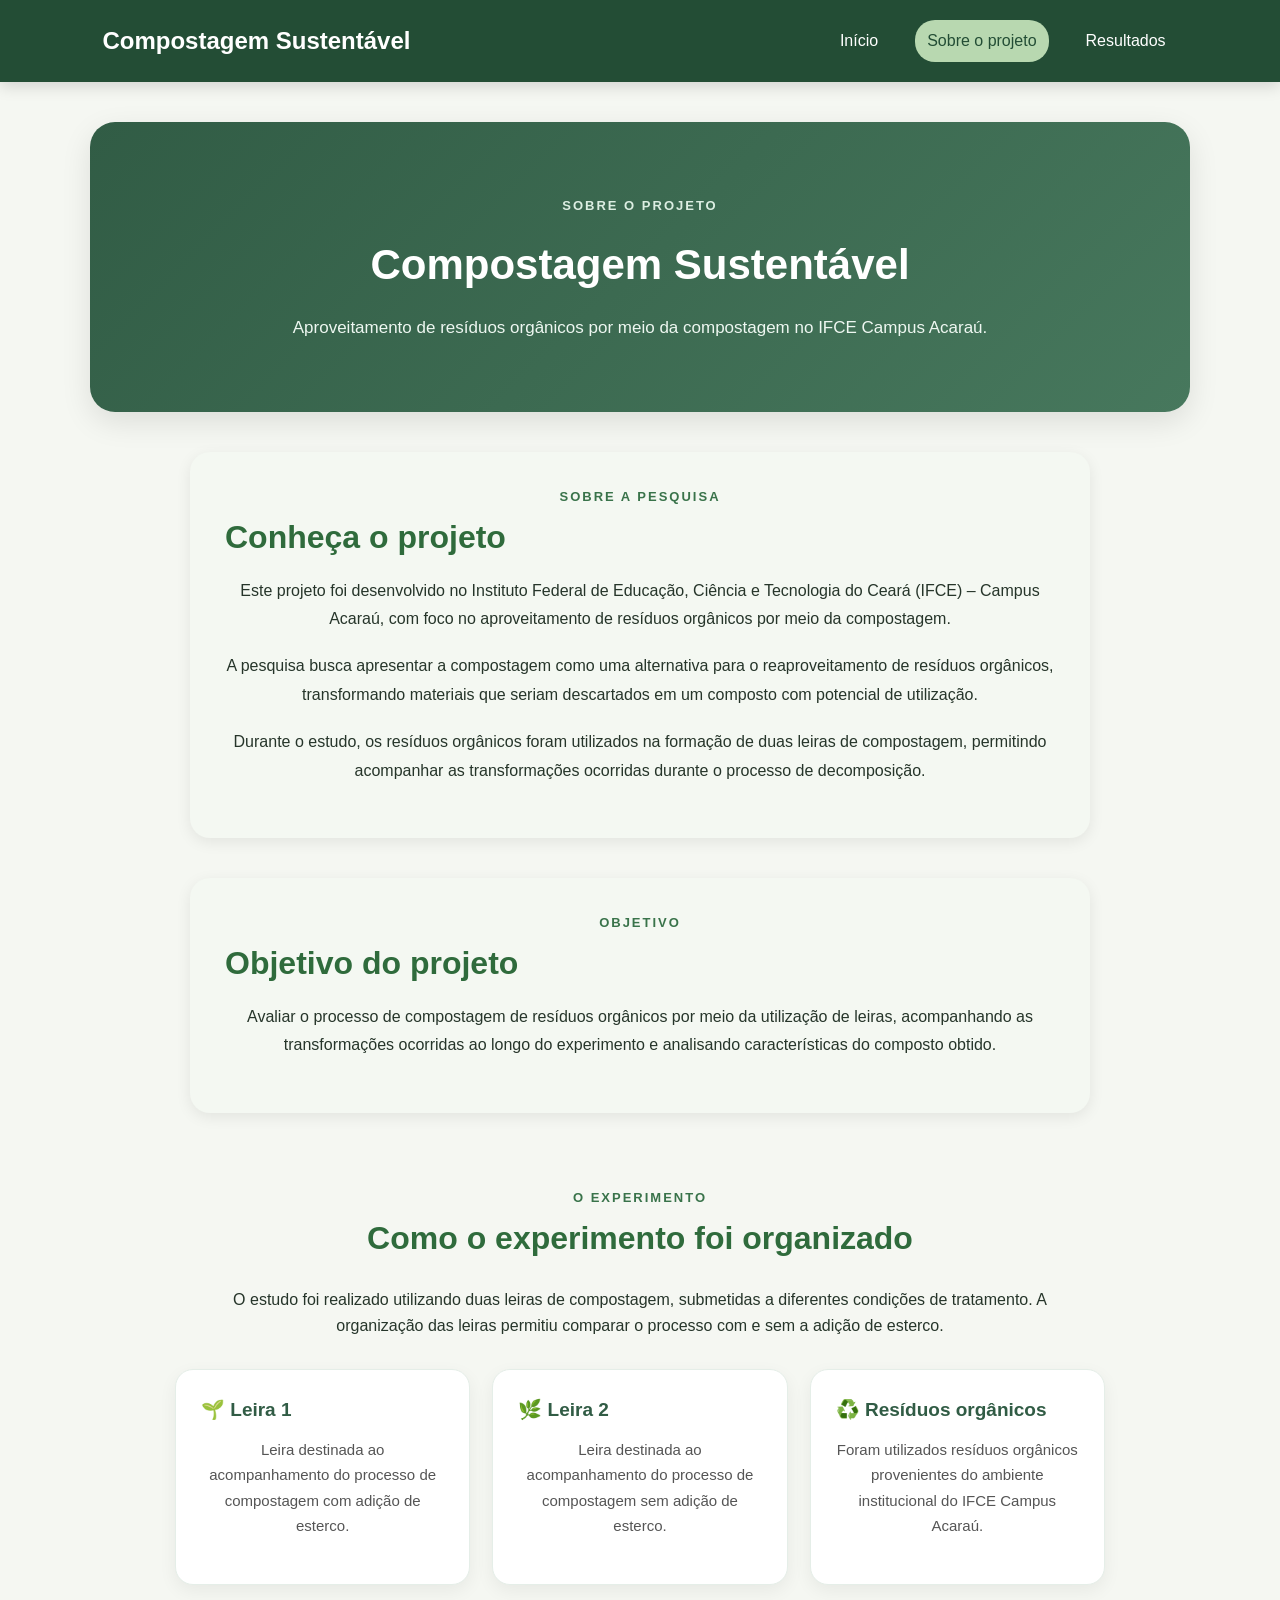
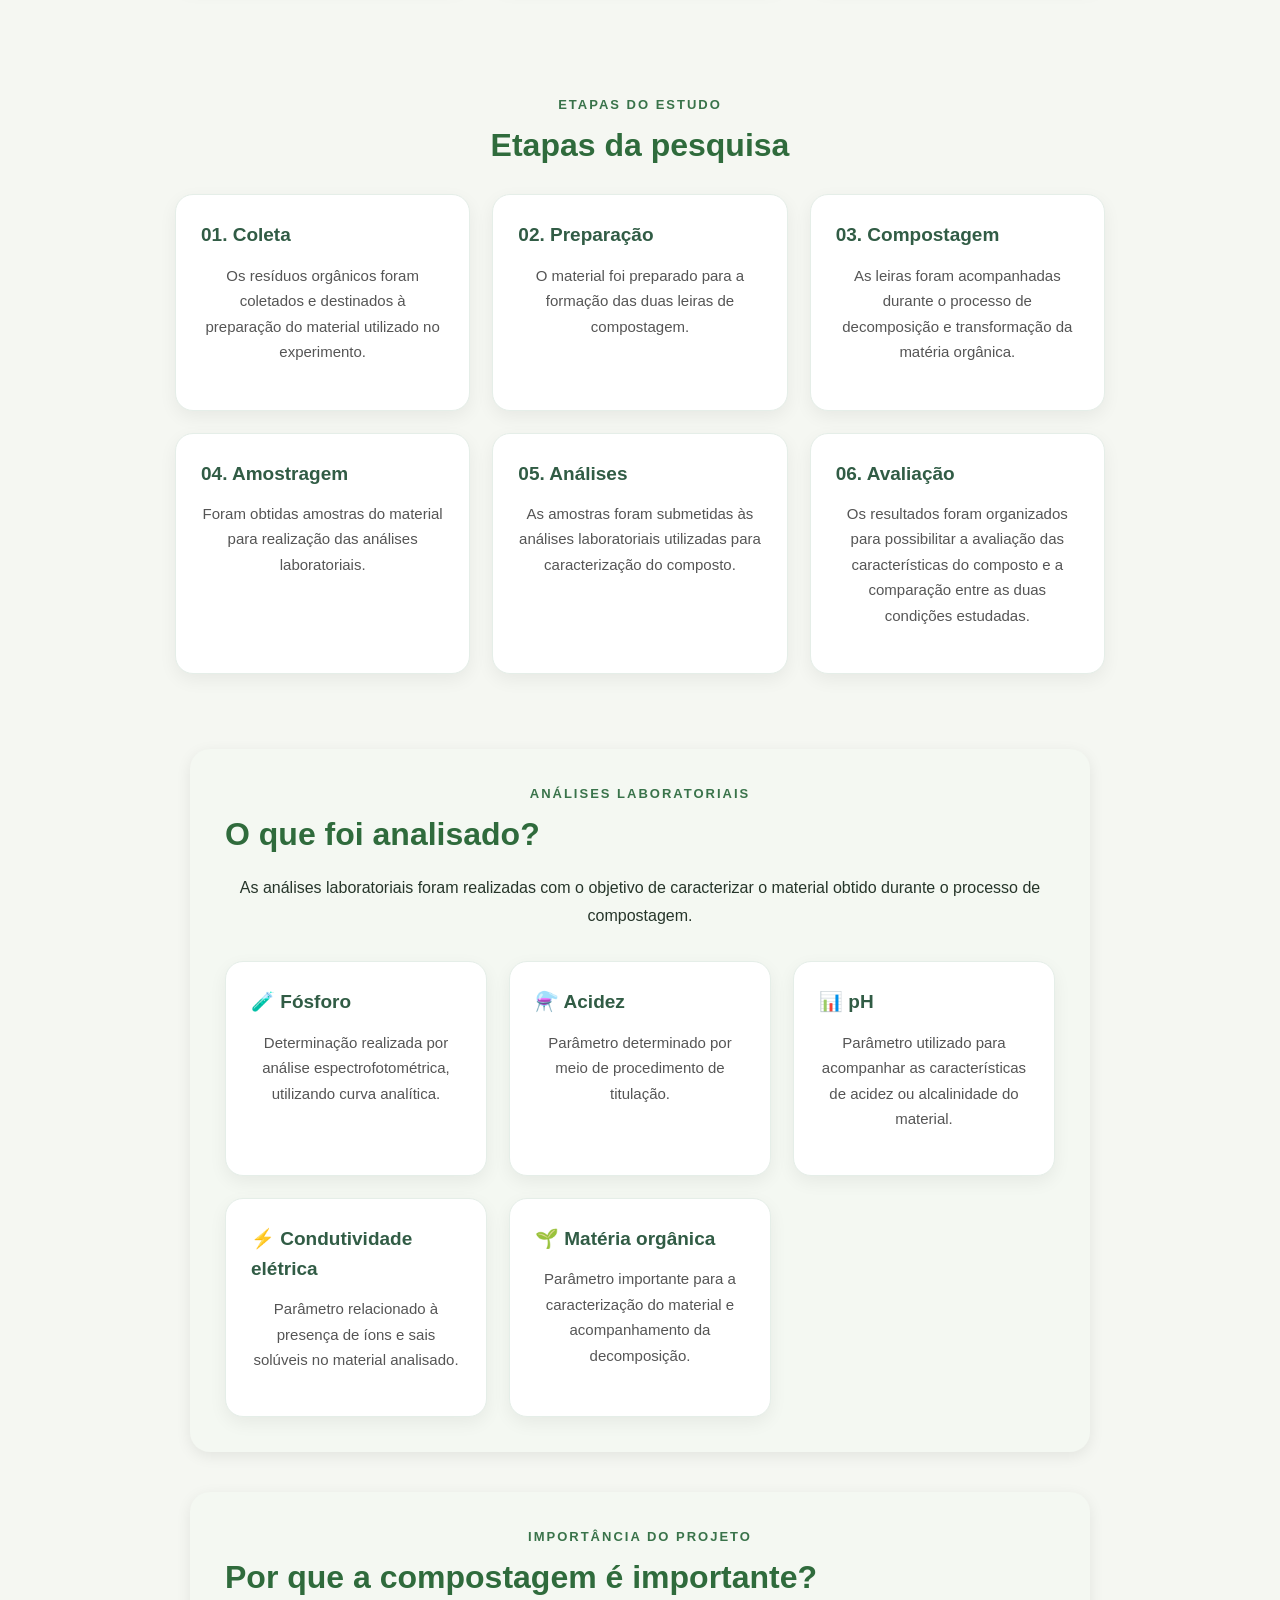
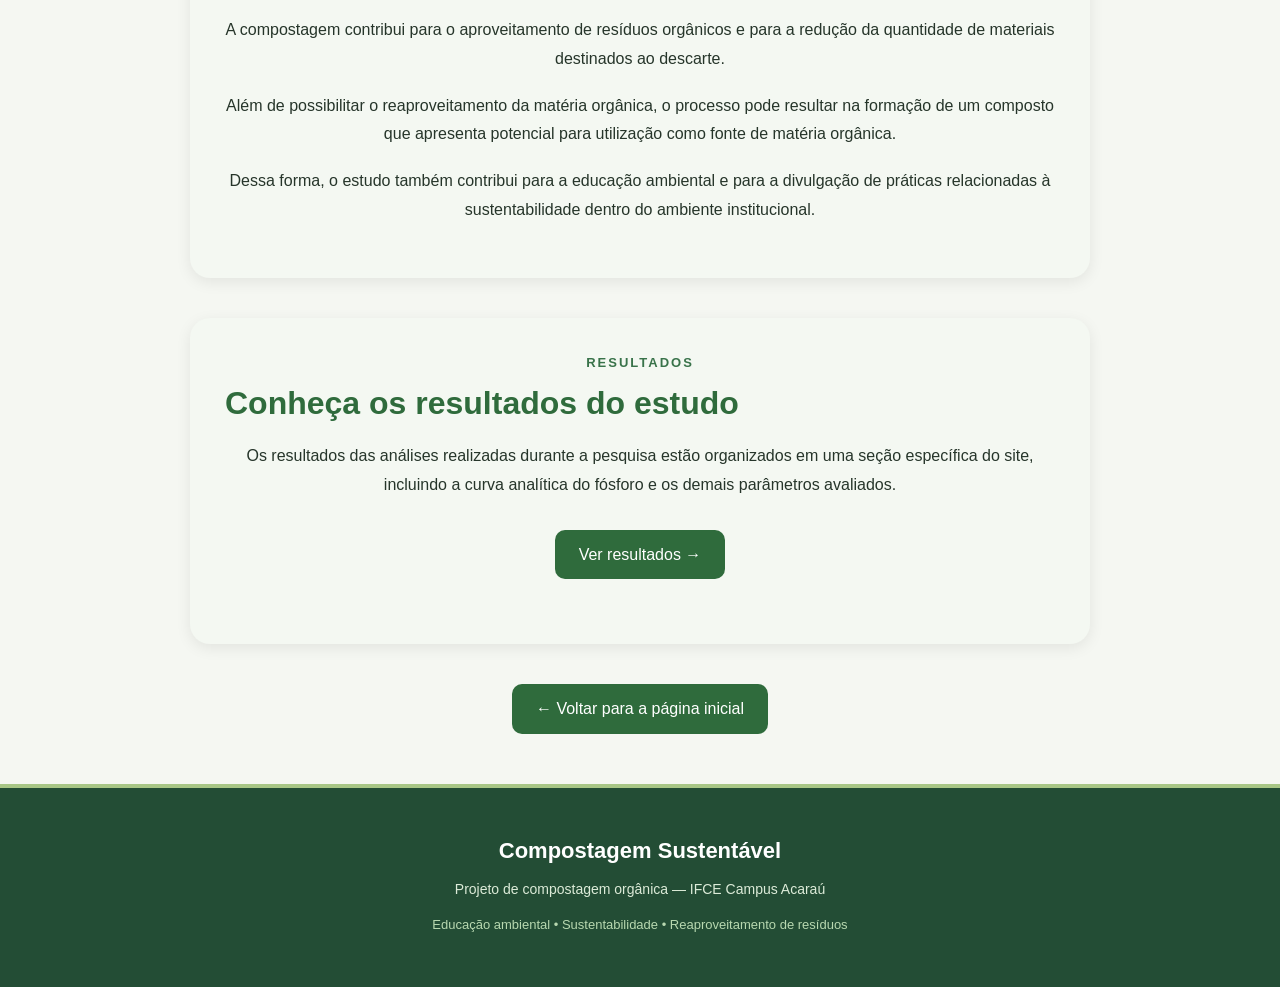
<file: Sobre o projeto.html>
<!DOCTYPE html>
<html lang="pt-BR">

<head>
    <meta charset="UTF-8">
    <meta name="viewport" content="width=device-width, initial-scale=1.0">

    <title>Sobre o Projeto - Compostagem Sustentável</title>

    <link rel="icon" type="image/png" href="imagens/favicon.png.png">
    <link rel="stylesheet" href="estilo.css">
</head>

<body>

    <!-- CABEÇALHO -->

    <header>

        <h1>Compostagem Sustentável</h1>

        <nav>
            <a href="index.html">Início</a>
            <a href="Sobre o projeto.html" class="ativo">Sobre o projeto</a>
            <a href="resultados.html">Resultados</a>
        </nav>

    </header>


    <main>

        <!-- CAPA -->

        <div class="sobre-capa">

            <span>SOBRE O PROJETO</span>

            <h2>Compostagem Sustentável</h2>

            <p>
                Aproveitamento de resíduos orgânicos por meio da
                compostagem no IFCE Campus Acaraú.
            </p>

        </div>


        <!-- APRESENTAÇÃO -->

        <section class="sobre-projeto">

            <span class="materiais-destaque">
                SOBRE A PESQUISA
            </span>

            <h2>Conheça o projeto</h2>

            <p>
                Este projeto foi desenvolvido no Instituto Federal de
                Educação, Ciência e Tecnologia do Ceará (IFCE) –
                Campus Acaraú, com foco no aproveitamento de resíduos
                orgânicos por meio da compostagem.
            </p>

            <p>
                A pesquisa busca apresentar a compostagem como uma
                alternativa para o reaproveitamento de resíduos
                orgânicos, transformando materiais que seriam
                descartados em um composto com potencial de utilização.
            </p>

            <p>
                Durante o estudo, os resíduos orgânicos foram utilizados
                na formação de duas leiras de compostagem, permitindo
                acompanhar as transformações ocorridas durante o
                processo de decomposição.
            </p>

        </section>


        <!-- OBJETIVO -->

        <section class="objetivo">

            <span class="materiais-destaque">
                OBJETIVO
            </span>

            <h2>Objetivo do projeto</h2>

            <p>
                Avaliar o processo de compostagem de resíduos orgânicos
                por meio da utilização de leiras, acompanhando as
                transformações ocorridas ao longo do experimento e
                analisando características do composto obtido.
            </p>

        </section>


        <!-- O EXPERIMENTO -->

        <section class="metodologia">

            <span class="materiais-destaque">
                O EXPERIMENTO
            </span>

            <h2>Como o experimento foi organizado</h2>

            <p>
                O estudo foi realizado utilizando duas leiras de
                compostagem, submetidas a diferentes condições de
                tratamento. A organização das leiras permitiu comparar
                o processo com e sem a adição de esterco.
            </p>


            <div class="metodologia-itens">


                <div>

                    <h3>🌱 Leira 1</h3>

                    <p>
                        Leira destinada ao acompanhamento do processo
                        de compostagem com adição de esterco.
                    </p>

                </div>


                <div>

                    <h3>🌿 Leira 2</h3>

                    <p>
                        Leira destinada ao acompanhamento do processo
                        de compostagem sem adição de esterco.
                    </p>

                </div>


                <div>

                    <h3>♻️ Resíduos orgânicos</h3>

                    <p>
                        Foram utilizados resíduos orgânicos provenientes
                        do ambiente institucional do IFCE Campus Acaraú.
                    </p>

                </div>

            </div>

        </section>


        <!-- ETAPAS -->

        <section class="metodologia">

            <span class="materiais-destaque">
                ETAPAS DO ESTUDO
            </span>

            <h2>Etapas da pesquisa</h2>


            <div class="metodologia-itens">


                <div>

                    <h3>01. Coleta</h3>

                    <p>
                        Os resíduos orgânicos foram coletados e
                        destinados à preparação do material utilizado
                        no experimento.
                    </p>

                </div>


                <div>

                    <h3>02. Preparação</h3>

                    <p>
                        O material foi preparado para a formação das
                        duas leiras de compostagem.
                    </p>

                </div>


                <div>

                    <h3>03. Compostagem</h3>

                    <p>
                        As leiras foram acompanhadas durante o processo
                        de decomposição e transformação da matéria
                        orgânica.
                    </p>

                </div>


                <div>

                    <h3>04. Amostragem</h3>

                    <p>
                        Foram obtidas amostras do material para realização
                        das análises laboratoriais.
                    </p>

                </div>


                <div>

                    <h3>05. Análises</h3>

                    <p>
                        As amostras foram submetidas às análises
                        laboratoriais utilizadas para caracterização
                        do composto.
                    </p>

                </div>


                <div>

                    <h3>06. Avaliação</h3>

                    <p>
                        Os resultados foram organizados para possibilitar
                        a avaliação das características do composto e
                        a comparação entre as duas condições estudadas.
                    </p>

                </div>

            </div>

        </section>


        <!-- ANÁLISES -->

        <section class="objetivo">

            <span class="materiais-destaque">
                ANÁLISES LABORATORIAIS
            </span>

            <h2>O que foi analisado?</h2>

            <p>
                As análises laboratoriais foram realizadas com o objetivo
                de caracterizar o material obtido durante o processo de
                compostagem.
            </p>


            <div class="metodologia-itens">


                <div>

                    <h3>🧪 Fósforo</h3>

                    <p>
                        Determinação realizada por análise
                        espectrofotométrica, utilizando curva analítica.
                    </p>

                </div>


                <div>

                    <h3>⚗️ Acidez</h3>

                    <p>
                        Parâmetro determinado por meio de procedimento
                        de titulação.
                    </p>

                </div>


                <div>

                    <h3>📊 pH</h3>

                    <p>
                        Parâmetro utilizado para acompanhar as
                        características de acidez ou alcalinidade
                        do material.
                    </p>

                </div>


                <div>

                    <h3>⚡ Condutividade elétrica</h3>

                    <p>
                        Parâmetro relacionado à presença de íons e sais
                        solúveis no material analisado.
                    </p>

                </div>


                <div>

                    <h3>🌱 Matéria orgânica</h3>

                    <p>
                        Parâmetro importante para a caracterização do
                        material e acompanhamento da decomposição.
                    </p>

                </div>

            </div>

        </section>


        <!-- IMPORTÂNCIA -->

        <section class="sobre-projeto">

            <span class="materiais-destaque">
                IMPORTÂNCIA DO PROJETO
            </span>

            <h2>Por que a compostagem é importante?</h2>

            <p>
                A compostagem contribui para o aproveitamento de
                resíduos orgânicos e para a redução da quantidade de
                materiais destinados ao descarte.
            </p>

            <p>
                Além de possibilitar o reaproveitamento da matéria
                orgânica, o processo pode resultar na formação de um
                composto que apresenta potencial para utilização como
                fonte de matéria orgânica.
            </p>

            <p>
                Dessa forma, o estudo também contribui para a educação
                ambiental e para a divulgação de práticas relacionadas
                à sustentabilidade dentro do ambiente institucional.
            </p>

        </section>


        <!-- RESULTADOS -->

        <section class="objetivo">

            <span class="materiais-destaque">
                RESULTADOS
            </span>

            <h2>Conheça os resultados do estudo</h2>

            <p>
                Os resultados das análises realizadas durante a pesquisa
                estão organizados em uma seção específica do site,
                incluindo a curva analítica do fósforo e os demais
                parâmetros avaliados.
            </p>

            <a href="resultados.html" class="botao-voltar">
                Ver resultados →
            </a>

        </section>


        <!-- VOLTAR -->

        <a href="index.html" class="botao-voltar">
            ← Voltar para a página inicial
        </a>

    </main>


    <!-- RODAPÉ -->

    <footer>

        <h3>Compostagem Sustentável</h3>

        <p>
            Projeto de compostagem orgânica — IFCE Campus Acaraú
        </p>

        <p>
            Educação ambiental • Sustentabilidade • Reaproveitamento de resíduos
        </p>

    </footer>


</body>

</html>
</file>
<file: estilo.css>
/* =========================
   CONFIGURAÇÕES GERAIS
========================= */

* {
    margin: 0;
    padding: 0;
    box-sizing: border-box;
}

html {
    scroll-behavior: smooth;
}

body {
    font-family: Arial, Helvetica, sans-serif;
    background-color: #f5f7f2;
    color: #26352a;
    line-height: 1.6;
}

/* =========================
   CABEÇALHO
========================= */

header {
    background-color: #234d35;
    color: white;
    padding: 20px 8%;
    display: flex;
    justify-content: space-between;
    align-items: center;
    box-shadow: 0 4px 15px rgba(0, 0, 0, 0.15);
    position: sticky;
    top: 0;
    z-index: 1000;
}

header h1 {
    font-size: 24px;
}

nav {
    display: flex;
    align-items: center;
    gap: 5px;
}

nav a {
    color: white;
    text-decoration: none;
    margin-left: 20px;
    font-size: 16px;
    font-weight: 500;
    padding: 8px 12px;
    border-radius: 20px;
    transition: 0.3s ease;
}

nav a:hover,
nav a.ativo {
    color: #234d35;
    background-color: #b8d8b0;
}

/* =========================
   SEÇÃO INICIAL
========================= */

#inicio {
    min-height: 550px;
    display: flex;
    align-items: center;
    justify-content: space-between;
    gap: 50px;
    padding: 70px 8%;
    background: linear-gradient(135deg, #234d35, #39734a);
    color: white;
}

.inicio-texto {
    flex: 1;
    max-width: 600px;
    text-align: left;
}

.inicio-texto span {
    font-size: 14px;
    font-weight: bold;
    letter-spacing: 2px;
    color: #b8d8b0;
}

.inicio-texto h2 {
    font-size: 48px;
    line-height: 1.1;
    margin: 15px 0 20px;
    color: white;
}

.inicio-texto p {
    font-size: 20px;
    margin-bottom: 30px;
    text-align: left;
}

.inicio-imagem {
    flex: 1;
    display: flex;
    justify-content: center;
}

.inicio-imagem img {
    width: 100%;
    max-width: 550px;
    height: 400px;
    object-fit: cover;
    border-radius: 20px;
    display: block;
    box-shadow: 0 10px 30px rgba(0, 0, 0, 0.25);
    transition: 0.4s ease;
}

.inicio-imagem img:hover {
    transform: scale(1.03);
}

/* =========================
   BOTÕES
========================= */

.botao {
    display: inline-block;
    background-color: #a8c686;
    color: #203526;
    padding: 13px 28px;
    border-radius: 30px;
    text-decoration: none;
    font-weight: bold;
    transition: 0.3s ease;
}

.botao:hover {
    background-color: #d4e6c3;
    transform: translateY(-3px);
    box-shadow: 0 8px 18px rgba(35, 77, 53, 0.18);
}

.botao-destaque {
    display: inline-block;
    margin-top: 15px;
    padding: 13px 28px;
    background-color: #39734a;
    color: white;
    text-decoration: none;
    border-radius: 30px;
    font-weight: bold;
    transition: 0.3s ease;
}

.botao-destaque:hover {
    background-color: #234d35;
    transform: translateY(-3px);
    box-shadow: 0 8px 18px rgba(35, 77, 53, 0.18);
}

.botao-voltar {
    display: block;
    width: fit-content;
    margin: 30px auto;
    padding: 12px 24px;
    background-color: #2f6b3c;
    color: white;
    text-decoration: none;
    border-radius: 10px;
    transition: 0.3s ease;
}

.botao-voltar:hover {
    background-color: #24552f;
    transform: translateY(-3px);
}

/* =========================
   SEÇÕES GERAIS
========================= */

section {
    padding: 70px 8%;
    transition: 0.3s ease;
}

section h2 {
    color: #234d35;
    font-size: 32px;
    margin-bottom: 15px;
    line-height: 1.2;
}

section p {
    max-width: 850px;
    margin: 0 auto 20px;
    text-align: center;
}

/* =========================
   FAIXA DO PROJETO
========================= */

.faixa-projeto {
    background-color: #dfeedd;
    text-align: center;
    padding: 18px 20px;
    border-bottom: 1px solid #c8ddc3;
}

.faixa-projeto span {
    display: block;
    color: #234d35;
    font-size: 13px;
    font-weight: bold;
    letter-spacing: 2px;
    margin-bottom: 4px;
}

.faixa-projeto p {
    margin: 0;
    color: #536458;
    font-size: 14px;
}

/* =========================
   DESTAQUE DO PROJETO
========================= */

#destaque-projeto {
    background-color: #f5f7f2;
    text-align: center;
}

.destaque-label {
    display: block;
    font-size: 13px;
    font-weight: bold;
    letter-spacing: 2px;
    color: #39734a;
    margin-bottom: 10px;
}

#destaque-projeto h2 {
    color: #234d35;
    font-size: 36px;
    max-width: 850px;
    margin: 0 auto 20px;
}

#destaque-projeto > p {
    max-width: 780px;
    font-size: 17px;
    line-height: 1.8;
    margin: 0 auto 40px;
}

.destaque-cards {
    display: grid;
    grid-template-columns: repeat(3, 1fr);
    gap: 20px;
    max-width: 1000px;
    margin: 35px auto;
}

.destaque-card {
    background-color: #ffffff;
    padding: 30px 22px;
    border-radius: 20px;
    border: 1px solid #e1eadc;
    transition: 0.3s ease;
}

.destaque-card:hover {
    transform: translateY(-8px);
    box-shadow: 0 12px 28px rgba(35, 77, 53, 0.15);
    border-color: #b8d8b0;
}

.destaque-card > span {
    display: block;
    font-size: 38px;
    margin-bottom: 15px;
}

.destaque-card h3 {
    color: #2f6b3c;
    font-size: 19px;
    margin-bottom: 10px;
}

.destaque-card p {
    font-size: 14px;
    line-height: 1.6;
    margin: 0;
}

/* =========================
   COMPOSTAGEM
========================= */

#compostagem {
    background-color: #ffffff;
    max-width: 900px;
    margin: 50px auto;
    padding: 55px;
    border-radius: 20px;
    box-shadow: 0 5px 20px rgba(0, 0, 0, 0.08);
}

.compostagem-texto {
    max-width: 750px;
    margin: 0 auto;
    text-align: center;
}

.compostagem-texto span {
    font-size: 13px;
    font-weight: bold;
    letter-spacing: 2px;
    color: #39734a;
}

.compostagem-texto h2 {
    color: #234d35;
    font-size: 34px;
    margin: 12px 0 20px;
}

.compostagem-texto p {
    font-size: 17px;
    line-height: 1.8;
    margin-bottom: 18px;
}

/* =========================
   MATERIAIS
========================= */

#materiais {
    background-color: #f5f7f2;
}

.materiais-destaque {
    display: block;
    text-align: center;
    font-size: 13px;
    font-weight: bold;
    letter-spacing: 2px;
    color: #39734a;
    margin-bottom: 10px;
}

#materiais > p {
    text-align: center;
    max-width: 700px;
    margin: 0 auto 30px;
}

.materiais-cards {
    display: grid;
    grid-template-columns: repeat(4, 1fr);
    gap: 20px;
    max-width: 1000px;
    margin: 35px auto;
}

.material-card {
    background-color: #ffffff;
    padding: 25px 18px;
    border-radius: 18px;
    text-align: center;
    transition: 0.3s ease;
    border: 1px solid #e1eadc;
}

.material-card:hover {
    transform: translateY(-6px);
    box-shadow: 0 10px 25px rgba(35, 77, 53, 0.12);
}

.material-card > span {
    font-size: 35px;
    display: block;
    margin-bottom: 12px;
}

.material-card h3 {
    color: #2f6b3c;
    margin-bottom: 8px;
    font-size: 18px;
}

.material-card p {
    font-size: 14px;
    line-height: 1.5;
    margin: 0;
}

#materiais img {
    width: 100%;
    max-width: 500px;
    height: 300px;
    object-fit: cover;
    border-radius: 20px;
    display: block;
    margin: 20px auto;
}

/* =========================
   PROCESSO
========================= */

#processo {
    background-color: #eef5e9;
}

.processo-destaque {
    display: block;
    text-align: center;
    font-size: 13px;
    font-weight: bold;
    letter-spacing: 2px;
    color: #39734a;
    margin-bottom: 10px;
}

#processo h2 {
    margin-bottom: 20px;
}

#processo > p {
    max-width: 750px;
    font-size: 17px;
    line-height: 1.8;
    margin: 0 auto 35px;
}

.processo-etapas {
    display: grid;
    grid-template-columns: repeat(4, 1fr);
    gap: 20px;
    max-width: 1100px;
    margin: 35px auto 40px;
}

.processo-card {
    background-color: #ffffff;
    padding: 25px 18px;
    border-radius: 18px;
    text-align: center;
    border: 1px solid #dce8d7;
    transition: 0.3s ease;
}

.processo-card:hover {
    transform: translateY(-6px);
    box-shadow: 0 10px 25px rgba(35, 77, 53, 0.12);
}

.processo-card > span {
    display: flex;
    align-items: center;
    justify-content: center;
    width: 45px;
    height: 45px;
    margin: 0 auto 15px;
    background-color: #39734a;
    color: white;
    border-radius: 50%;
    font-size: 18px;
    font-weight: bold;
}

.processo-card h3 {
    color: #2f6b3c;
    font-size: 18px;
    margin-bottom: 10px;
}

.processo-card p {
    font-size: 14px;
    line-height: 1.5;
    margin: 0;
}

#processo img {
    width: 100%;
    max-width: 550px;
    height: 350px;
    object-fit: cover;
    border-radius: 20px;
    display: block;
    margin: 30px auto 0;
    box-shadow: 0 8px 25px rgba(0, 0, 0, 0.12);
}

/* =========================
   NOSSO EXPERIMENTO
========================= */

#experimento {
    background-color: #ffffff;
    text-align: center;
}

.experimento-destaque {
    display: block;
    font-size: 13px;
    font-weight: bold;
    letter-spacing: 2px;
    color: #39734a;
    margin-bottom: 10px;
}

#experimento h2 {
    color: #234d35;
    font-size: 34px;
    margin-bottom: 20px;
}

#experimento > p {
    max-width: 780px;
    font-size: 17px;
    line-height: 1.8;
    margin: 0 auto 35px;
}

.experimento-cards {
    display: grid;
    grid-template-columns: repeat(4, 1fr);
    gap: 20px;
    max-width: 1050px;
    margin: 35px auto 0;
}

.experimento-card {
    background-color: #f4f8f2;
    padding: 28px 20px;
    border-radius: 18px;
    border: 1px solid #e1eadc;
    transition: 0.3s ease;
}

.experimento-card:hover {
    transform: translateY(-6px);
    box-shadow: 0 10px 25px rgba(35, 77, 53, 0.12);
}

.experimento-card > span {
    display: flex;
    align-items: center;
    justify-content: center;
    width: 50px;
    height: 50px;
    margin: 0 auto 15px;
    background-color: #39734a;
    color: white;
    border-radius: 50%;
    font-size: 22px;
    font-weight: bold;
}

.experimento-card h3 {
    color: #2f6b3c;
    font-size: 18px;
    margin-bottom: 10px;
}

.experimento-card p {
    font-size: 14px;
    line-height: 1.6;
    margin: 0;
}

/* =========================
   REGISTRO DO PROCESSO
========================= */

#registro-processo {
    background-color: #eef5e9;
    text-align: center;
    padding: 70px 8%;
}

#registro-processo .registro-destaque {
    display: block;
    font-size: 13px;
    font-weight: bold;
    letter-spacing: 2px;
    color: #39734a;
    margin-bottom: 10px;
}

#registro-processo h2 {
    color: #234d35;
    font-size: 34px;
    margin-bottom: 20px;
}

#registro-processo > p {
    max-width: 750px;
    font-size: 17px;
    line-height: 1.8;
    margin: 0 auto 35px;
    color: #555;
}

.registro-grid {
    display: grid;
    grid-template-columns: repeat(2, 1fr);
    gap: 20px;
    max-width: 1050px;
    margin: 35px auto 0;
}

.registro-card {
    background-color: #ffffff;
    border-radius: 18px;
    overflow: hidden;
    border: 1px solid #dce8d7;
    box-shadow: 0 6px 18px rgba(0, 0, 0, 0.07);
    text-align: left;
    transition: 0.3s ease;
}

.registro-card:hover {
    transform: translateY(-6px);
    box-shadow: 0 10px 25px rgba(35, 77, 53, 0.12);
}

.registro-card img {
    width: 100%;
    height: 300px;
    object-fit: cover;
    display: block;
}

.registro-card div {
    padding: 22px;
}

.registro-card h3 {
    color: #2f6b3c;
    font-size: 19px;
    margin-bottom: 8px;
}

.registro-card p {
    color: #555;
    font-size: 14px;
    line-height: 1.6;
    margin: 0;
}

/* =========================
   BENEFÍCIOS
========================= */

#beneficios {
    background-color: #ffffff;
    text-align: center;
}

.beneficios-destaque {
    display: block;
    font-size: 13px;
    font-weight: bold;
    letter-spacing: 2px;
    color: #39734a;
    margin-bottom: 10px;
}

#beneficios > p {
    max-width: 750px;
    font-size: 17px;
    line-height: 1.8;
    margin: 0 auto 35px;
}

.beneficios-cards {
    display: grid;
    grid-template-columns: repeat(4, 1fr);
    gap: 20px;
    max-width: 1000px;
    margin: 35px auto 45px;
}

.beneficio-card {
    background-color: #f4f8f2;
    padding: 28px 20px;
    border-radius: 18px;
    border: 1px solid #e1eadc;
    transition: 0.3s ease;
}

.beneficio-card:hover {
    transform: translateY(-6px);
    box-shadow: 0 10px 25px rgba(35, 77, 53, 0.12);
}

.beneficio-card > span {
    display: block;
    font-size: 36px;
    margin-bottom: 12px;
}

.beneficio-card h3 {
    color: #2f6b3c;
    font-size: 18px;
    margin-bottom: 10px;
}

.beneficio-card p {
    font-size: 14px;
    line-height: 1.6;
    margin: 0;
}

#beneficios img {
    width: 100%;
    max-width: 550px;
    height: 350px;
    object-fit: cover;
    border-radius: 20px;
    display: block;
    margin: 20px auto;
    box-shadow: 0 8px 25px rgba(0, 0, 0, 0.12);
}

/* =========================
   CURIOSIDADES
========================= */

#curiosidades {
    background-color: #eef5e9;
    text-align: center;
}

.curiosidades-destaque {
    display: block;
    font-size: 13px;
    font-weight: bold;
    letter-spacing: 2px;
    color: #39734a;
    margin-bottom: 10px;
}

#curiosidades h2 {
    color: #234d35;
    font-size: 34px;
    margin-bottom: 20px;
}

#curiosidades > p {
    max-width: 750px;
    font-size: 17px;
    line-height: 1.8;
    margin: 0 auto 35px;
}

.curiosidades-cards {
    display: grid;
    grid-template-columns: repeat(3, 1fr);
    gap: 20px;
    max-width: 950px;
    margin: 35px auto 0;
}

.curiosidade-card {
    background-color: #ffffff;
    padding: 30px 22px;
    border-radius: 18px;
    border: 1px solid #dce8d7;
    transition: 0.3s ease;
}

.curiosidade-card:hover {
    transform: translateY(-6px);
    box-shadow: 0 10px 25px rgba(35, 77, 53, 0.12);
}

.curiosidade-card > span {
    display: block;
    font-size: 36px;
    margin-bottom: 12px;
}

.curiosidade-card h3 {
    color: #2f6b3c;
    font-size: 18px;
    margin-bottom: 10px;
}

.curiosidade-card p {
    font-size: 14px;
    line-height: 1.6;
    margin: 0;
}

/* =========================
   PÁGINA SOBRE O PROJETO
========================= */

.sobre-capa {
    margin: 40px auto;
    max-width: 1100px;
    padding: 70px 40px;
    text-align: center;
    background: linear-gradient(135deg, #315c45, #47785d);
    border-radius: 25px;
    box-shadow: 0 10px 30px rgba(0, 0, 0, 0.10);
}

.sobre-capa span {
    display: inline-block;
    margin-bottom: 15px;
    font-size: 13px;
    font-weight: bold;
    letter-spacing: 2px;
    color: #dceee2;
}

.sobre-capa h2 {
    margin-bottom: 15px;
    font-size: 42px;
    color: white;
}

.sobre-capa p {
    max-width: 700px;
    margin: 0 auto;
    color: #eef7f1;
    font-size: 17px;
    line-height: 1.7;
}

.sobre-projeto,
.objetivo {
    max-width: 900px;
    margin: 40px auto;
    padding: 35px;
    background-color: #f4f8f2;
    border-radius: 20px;
    box-shadow: 0 4px 15px rgba(0, 0, 0, 0.08);
}

.sobre-projeto h2,
.objetivo h2 {
    color: #2f6b3c;
    margin-bottom: 20px;
}

.sobre-projeto p,
.objetivo p {
    line-height: 1.8;
    margin-bottom: 18px;
}

.metodologia {
    max-width: 1000px;
    margin: 40px auto;
    padding: 35px;
}

.metodologia h2 {
    color: #2f6b3c;
    text-align: center;
    margin-bottom: 30px;
}

.metodologia-itens {
    display: grid;
    grid-template-columns: repeat(3, 1fr);
    gap: 22px;
    margin-top: 30px;
}

.metodologia-itens > div {
    background-color: #ffffff;
    padding: 25px;
    border-radius: 18px;
    border: 1px solid #e5eee8;
    box-shadow: 0 6px 18px rgba(0, 0, 0, 0.06);
    transition: 0.3s ease;
}

.metodologia-itens > div:hover {
    transform: translateY(-5px);
    box-shadow: 0 10px 25px rgba(35, 77, 53, 0.10);
}

.metodologia-itens h3 {
    color: #315c45;
    font-size: 19px;
    margin-bottom: 12px;
}

.metodologia-itens p {
    color: #555;
    font-size: 15px;
    line-height: 1.7;
}

/* =========================
   PÁGINA DE RESULTADOS
========================= */

.resultados {
    max-width: 1050px;
    margin: 40px auto;
    padding: 50px 35px;
    text-align: center;
}

.resultados h2 {
    color: #234d35;
    font-size: 34px;
    margin-bottom: 20px;
}

.resultados > p {
    max-width: 750px;
    line-height: 1.8;
    margin: 0 auto 40px;
}

.resultado-introducao {
    background-color: #eef5e9;
    padding: 30px;
    border-radius: 18px;
    margin: 0 auto 40px;
    max-width: 850px;
    border: 1px solid #dce8d7;
}

.resultado-introducao h3 {
    color: #2f6b3c;
    font-size: 21px;
    margin-bottom: 10px;
}

.resultado-introducao p {
    margin: 0 auto;
    line-height: 1.7;
}

.resultados-grid {
    display: grid;
    grid-template-columns: repeat(2, 1fr);
    gap: 20px;
    margin: 30px auto 45px;
    max-width: 900px;
}

.resultado-card {
    background-color: #f4f8f2;
    padding: 30px 25px;
    border-radius: 18px;
    border: 1px solid #e1eadc;
    text-align: left;
    transition: 0.3s ease;
}

.resultado-card:hover {
    transform: translateY(-5px);
    box-shadow: 0 8px 20px rgba(35, 77, 53, 0.10);
}

.resultado-card > span {
    display: block;
    font-size: 32px;
    margin-bottom: 10px;
}

.resultado-card h3 {
    color: #2f6b3c;
    font-size: 19px;
    margin-bottom: 8px;
}

.resultado-card p {
    line-height: 1.7;
    margin: 0;
    text-align: left;
}

.resultado-dados {
    background-color: #ffffff;
    border: 2px dashed #a8c686;
    border-radius: 20px;
    padding: 35px 25px;
    max-width: 900px;
    margin: 0 auto 40px;
}

.resultado-dados > span {
    display: block;
    font-size: 38px;
    margin-bottom: 10px;
}

.resultado-dados h3 {
    color: #234d35;
    font-size: 23px;
    margin-bottom: 10px;
}

.resultado-dados > p {
    max-width: 700px;
    line-height: 1.7;
    margin-bottom: 30px;
}

.dados-placeholder {
    display: grid;
    grid-template-columns: repeat(3, 1fr);
    gap: 15px;
    max-width: 700px;
    margin: 0 auto;
}

.dados-placeholder div {
    background-color: #f4f8f2;
    padding: 20px 10px;
    border-radius: 15px;
}

.dados-placeholder strong {
    display: block;
    color: #39734a;
    font-size: 30px;
    margin-bottom: 5px;
}

.dados-placeholder span {
    font-size: 13px;
    color: #536458;
}

.resultado-final {
    background-color: #234d35;
    color: white;
    padding: 35px 30px;
    margin-top: 35px;
    border-radius: 18px;
}

.resultado-final h3 {
    margin-bottom: 10px;
    font-size: 20px;
}

.resultado-final p {
    margin: 0 auto;
    max-width: 750px;
    line-height: 1.7;
}

/* =========================
   TABELA DE RESULTADOS
========================= */

.tabela-container {
    width: 100%;
    overflow-x: auto;
    margin-top: 30px;
    border-radius: 16px;
}

.tabela-container table {
    width: 100%;
    border-collapse: collapse;
    background: white;
    border-radius: 16px;
    box-shadow: 0 8px 25px rgba(0, 0, 0, 0.08);
    overflow: hidden;
}

.tabela-container th {
    padding: 16px;
    text-align: center;
    font-size: 15px;
    font-weight: 600;
    background: #315c45;
    color: white;
}

.tabela-container td {
    padding: 15px;
    text-align: center;
    border-bottom: 1px solid #e5e5e5;
    color: #444;
}

.tabela-container tr:last-child td {
    border-bottom: none;
}

.tabela-container tbody tr:hover {
    background: #f3f8f4;
}

.observacao-dados {
    margin-top: 18px;
    font-size: 14px;
    color: #666;
    line-height: 1.6;
}

/* =========================
   ANÁLISES LABORATORIAIS
========================= */

.resultado-analise {
    margin-top: 35px;
    padding: 30px;
    background: #f5f9f6;
    border-radius: 18px;
    border: 1px solid #e1ebe4;
}

.resultado-analise > span {
    font-size: 30px;
}

.resultado-analise h3 {
    margin: 10px 0;
    color: #315c45;
}

.resultado-analise p {
    line-height: 1.7;
    color: #555;
}

/* =========================
   INFORMAÇÕES DA CURVA
========================= */

.curva-info {
    display: grid;
    grid-template-columns: repeat(2, 1fr);
    gap: 20px;
    margin: 25px 0;
}

.curva-info div {
    background: white;
    padding: 20px;
    border-radius: 14px;
    text-align: center;
    box-shadow: 0 5px 18px rgba(0, 0, 0, 0.06);
}

.curva-info strong {
    display: block;
    margin-bottom: 10px;
    color: #315c45;
}

.curva-info span {
    font-size: 18px;
    font-weight: 600;
    color: #333;
}

/* =========================
   GRÁFICO DE FÓSFORO
========================= */

.grafico-fosforo {
    margin-top: 35px;
    padding: 30px;
    background: #ffffff;
    border-radius: 20px;
    box-shadow: 0 8px 25px rgba(0, 0, 0, 0.07);
    border: 1px solid #e5eee8;
}

.grafico-fosforo h4 {
    margin-bottom: 8px;
    color: #315c45;
    font-size: 22px;
    text-align: center;
}

.grafico-container {
    width: 100%;
    overflow-x: auto;
    margin-top: 20px;
}

#graficoFosforo {
    display: block;
    width: 100%;
    max-width: 700px;
    height: auto;
    margin: 0 auto;
}

.grafico-legenda {
    max-width: 650px;
    margin: 20px auto 0;
    font-size: 14px;
    line-height: 1.7;
    color: #666;
    text-align: center;
}

.grafico-legenda strong {
    color: #315c45;
}

/* =========================
   GRÁFICO COMPARATIVO
========================= */

.grafico-comparativo {
    margin-top: 35px;
    padding: 30px;
    background: #ffffff;
    border-radius: 20px;
    border: 1px solid #e5eee8;
    box-shadow: 0 8px 25px rgba(0, 0, 0, 0.07);
}

.grafico-comparativo h3 {
    color: #315c45;
    font-size: 24px;
    text-align: center;
    margin-bottom: 10px;
}

.grafico-comparativo > p {
    text-align: center;
    color: #666;
    font-size: 15px;
    margin-bottom: 30px;
}

.grafico-barras {
    display: grid;
    grid-template-columns: repeat(3, 1fr);
    gap: 35px;
    align-items: end;
    max-width: 850px;
    margin: 0 auto;
}

.barra-grupo {
    text-align: center;
}

.barra-titulo {
    display: block;
    color: #315c45;
    font-weight: bold;
    margin-bottom: 15px;
}

.barra-area {
    height: 250px;
    display: flex;
    align-items: flex-end;
    justify-content: center;
    gap: 12px;
    padding: 15px;
    border-bottom: 2px solid #315c45;
    border-left: 2px solid #315c45;
    background: linear-gradient(to top, #f4f8f5, #ffffff);
}

.barra {
    width: 45px;
    min-height: 20px;
    border-radius: 8px 8px 0 0;
    position: relative;
    transition: transform 0.3s ease;
}

.barra:hover {
    transform: translateY(-5px);
}

.barra.leira1 {
    background: #6b9b7c;
}

.barra.leira2 {
    background: #315c45;
}

.barra span {
    position: absolute;
    top: -25px;
    left: 50%;
    transform: translateX(-50%);
    font-size: 12px;
    font-weight: bold;
    color: #315c45;
    white-space: nowrap;
}

.legenda-grafico {
    display: flex;
    justify-content: center;
    gap: 30px;
    margin-top: 30px;
    flex-wrap: wrap;
}

.legenda-grafico span {
    display: flex;
    align-items: center;
    gap: 8px;
    color: #555;
    font-size: 14px;
}

.legenda-grafico i {
    width: 15px;
    height: 15px;
    border-radius: 4px;
    display: inline-block;
}

.legenda-leira1 {
    background: #6b9b7c;
}

.legenda-leira2 {
    background: #315c45;
}

/* =========================
   CARTÕES DE OUTRAS ANÁLISES
========================= */

.analises-grid {
    display: grid;
    grid-template-columns: repeat(2, 1fr);
    gap: 22px;
    margin-top: 25px;
}

.analise-card {
    background: #ffffff;
    padding: 25px;
    border-radius: 18px;
    border: 1px solid #e5eee8;
    box-shadow: 0 6px 18px rgba(0, 0, 0, 0.06);
    transition: transform 0.3s ease, box-shadow 0.3s ease;
}

.analise-card:hover {
    transform: translateY(-5px);
    box-shadow: 0 10px 25px rgba(35, 77, 53, 0.10);
}

.analise-card h4 {
    color: #315c45;
    font-size: 20px;
    margin-bottom: 12px;
}

.analise-card p {
    color: #555;
    line-height: 1.7;
    font-size: 15px;
    margin-bottom: 15px;
}

.analise-card span {
    display: inline-block;
    padding: 7px 12px;
    background: #eef6f0;
    color: #315c45;
    border-radius: 20px;
    font-size: 13px;
}

/* =========================
   INTERPRETAÇÃO
========================= */

.interpretacao-resultados {
    margin-top: 30px;
    padding: 30px;
    background: #ffffff;
    border-radius: 20px;
    border-left: 5px solid #315c45;
    box-shadow: 0 8px 25px rgba(0, 0, 0, 0.06);
}

.interpretacao-resultados h3 {
    color: #315c45;
    font-size: 24px;
    margin-bottom: 20px;
}

.interpretacao-resultados p {
    color: #555;
    font-size: 15px;
    line-height: 1.8;
    margin-bottom: 15px;
}

.interpretacao-resultados strong {
    color: #315c45;
}

.destaque-interpretacao {
    margin-top: 25px;
    padding: 18px 20px;
    background: #eef6f0;
    border-radius: 14px;
}

.destaque-interpretacao strong {
    display: block;
    margin-bottom: 8px;
    font-size: 16px;
}

.destaque-interpretacao p {
    margin-bottom: 0;
    font-size: 14px;
}

/* =========================
   DESTAQUE DO FÓSFORO
========================= */

.resultado-fosforo-destaque {
    margin-top: 25px;
    padding: 20px 25px;
    background: #eef6f0;
    border-left: 5px solid #315c45;
    border-radius: 14px;
}

.resultado-fosforo-destaque > div {
    display: flex;
    align-items: center;
    gap: 10px;
    margin-bottom: 10px;
}

.resultado-fosforo-destaque span {
    font-size: 24px;
}

.resultado-fosforo-destaque strong {
    color: #315c45;
}

.resultado-fosforo-destaque p {
    margin: 0;
    color: #555;
    font-size: 15px;
    line-height: 1.7;
}

/* =========================
   BOTÃO VOLTAR AO TOPO
========================= */

#voltarTopo {
    position: fixed;
    bottom: 25px;
    right: 25px;
    width: 50px;
    height: 50px;
    border: none;
    border-radius: 50%;
    background-color: #39734a;
    color: white;
    font-size: 24px;
    font-weight: bold;
    cursor: pointer;
    box-shadow: 0 5px 15px rgba(0, 0, 0, 0.2);
    z-index: 9999;
    transition: 0.3s ease;
}

#voltarTopo:hover {
    background-color: #234d35;
    transform: translateY(-4px);
    box-shadow: 0 8px 20px rgba(35, 77, 53, 0.25);
}

/* =========================
   RODAPÉ
========================= */

footer {
    background-color: #234d35;
    color: white;
    text-align: center;
    padding: 45px 20px;
    margin-top: 50px;
    border-top: 4px solid #a8c686;
}

footer h3 {
    font-size: 22px;
    margin-bottom: 10px;
}

footer p {
    margin: 6px 0;
    font-size: 14px;
    color: #dcebd8;
}

footer p:last-child {
    font-size: 13px;
    margin-top: 15px;
    color: #b8d8b0;
}

/* =========================
   RESPONSIVIDADE - TABLET
========================= */

@media (max-width: 900px) {

    .materiais-cards,
    .experimento-cards,
    .beneficios-cards {
        grid-template-columns: repeat(2, 1fr);
    }

    .destaque-cards {
        grid-template-columns: repeat(2, 1fr);
    }

    .processo-etapas {
        grid-template-columns: repeat(2, 1fr);
    }

    .curiosidades-cards {
        grid-template-columns: repeat(2, 1fr);
    }

    .metodologia-itens {
        grid-template-columns: repeat(2, 1fr);
    }

    .resultados-grid {
        grid-template-columns: 1fr;
    }

    .registro-grid {
        grid-template-columns: repeat(2, 1fr);
    }
}

/* =========================
   RESPONSIVIDADE - CELULAR
========================= */

@media (max-width: 700px) {

    header {
        flex-direction: column;
        gap: 15px;
    }

    nav {
        flex-wrap: wrap;
        justify-content: center;
        gap: 4px;
    }

    nav a {
        margin: 0 3px;
        font-size: 14px;
        padding: 7px 9px;
    }

    #inicio {
        flex-direction: column;
        text-align: center;
        padding: 50px 6%;
    }

    .inicio-texto {
        text-align: center;
    }

    .inicio-texto p {
        text-align: center;
    }

    .inicio-texto h2 {
        font-size: 34px;
    }

    .inicio-imagem {
        width: 100%;
    }

    .inicio-imagem img {
        height: 300px;
    }

    section {
        padding: 50px 6%;
    }

    #compostagem {
        margin: 30px auto;
        padding: 40px 25px;
    }

    .materiais-cards,
    .processo-etapas,
    .destaque-cards,
    .experimento-cards,
    .beneficios-cards,
    .curiosidades-cards,
    .metodologia-itens,
    .resultados-grid,
    .analises-grid,
    .registro-grid {
        grid-template-columns: 1fr;
    }

    #destaque-projeto h2 {
        font-size: 30px;
    }

    #materiais img,
    #processo img,
    #beneficios img {
        height: 280px;
    }

    .inicio-texto h2,
    #curiosidades h2,
    .resultados h2 {
        font-size: 30px;
    }

    .sobre-capa {
        margin: 25px 15px;
        padding: 50px 25px;
    }

    .sobre-capa h2 {
        font-size: 30px;
    }

    .sobre-capa p {
        font-size: 15px;
    }

    .sobre-projeto,
    .objetivo {
        padding: 30px 22px;
    }

    .resultados {
        padding: 40px 20px;
    }

    .dados-placeholder {
        grid-template-columns: 1fr;
    }

    .resultado-dados {
        padding: 30px 20px;
    }

    .curva-info {
        grid-template-columns: 1fr;
    }

    .tabela-container th,
    .tabela-container td {
        padding: 12px 8px;
        font-size: 13px;
    }

    .analises-grid {
        grid-template-columns: 1fr;
    }

    .grafico-barras {
        grid-template-columns: 1fr;
        gap: 45px;
    }

    .barra-area {
        max-width: 300px;
        margin: 0 auto;
    }

    #registro-processo {
        padding: 50px 6%;
    }

    #registro-processo h2 {
        font-size: 30px;
    }

    .registro-card img {
        height: 280px;
    }

    .sobre-capa {
        margin: 25px 15px;
    }
}

/* =========================
   AJUSTE FINAL DAS FOTOS
========================= */

@media (min-width: 701px) {

    #registro-processo .registro-card:last-child {
        grid-column: 1 / -1;
        max-width: 520px;
        width: 100%;
        margin: 0 auto;
    }
}
</file>
